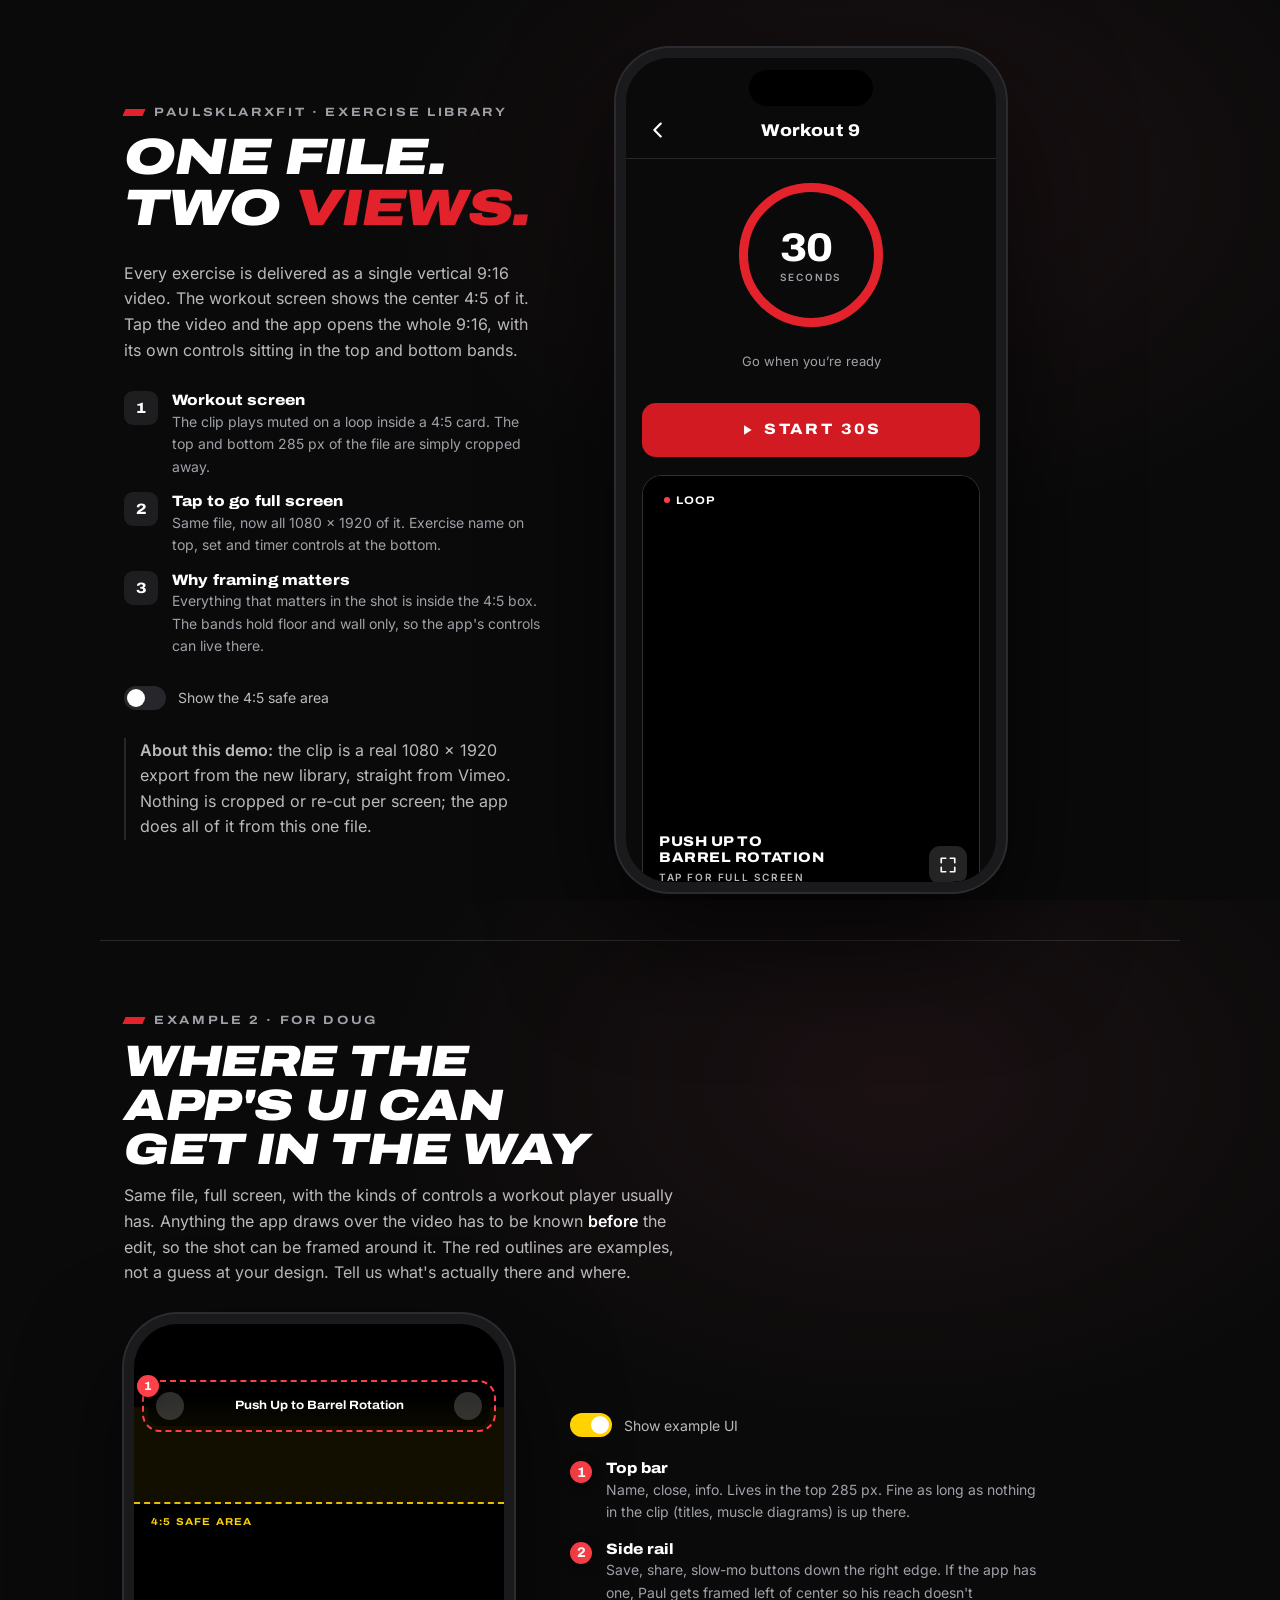
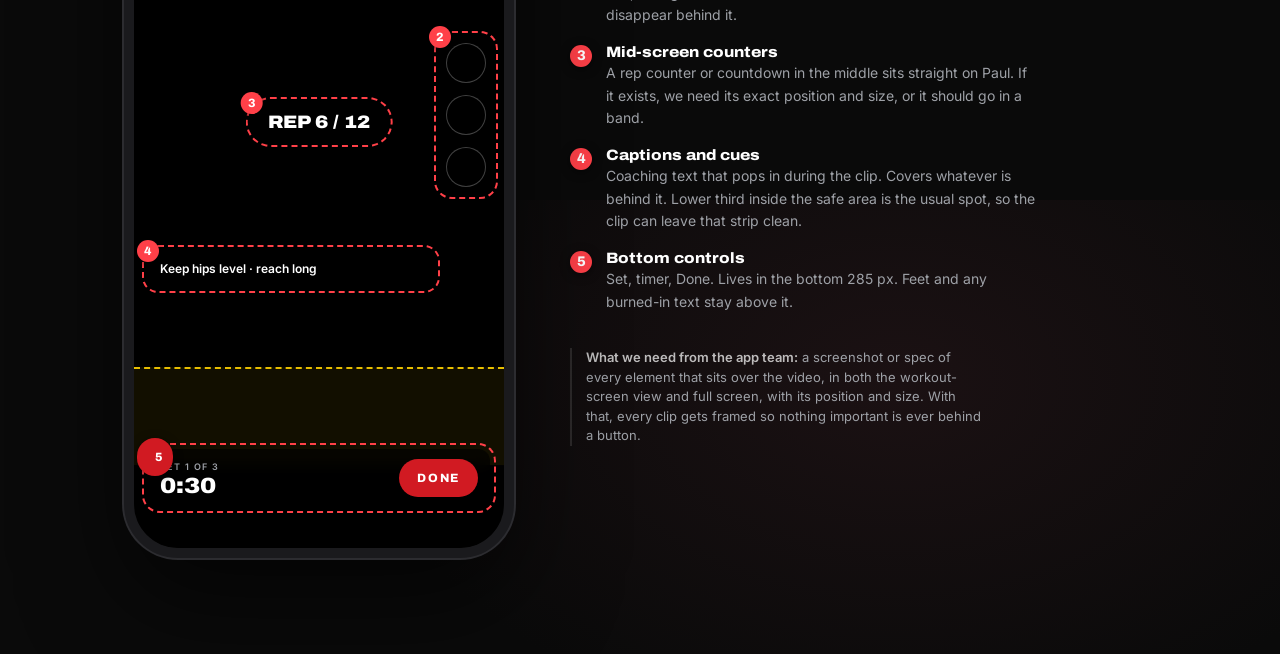
<file: app-demo/index.html>
<!doctype html>
<html lang="en">
<head>
<meta charset="utf-8">
<meta name="viewport" content="width=device-width, initial-scale=1, viewport-fit=cover">
<meta name="robots" content="noindex">
<title>PSXF Exercise Player · 4:5 preview → 9:16 full screen</title>
<meta name="theme-color" content="#0A0A0A">
<link rel="icon" href="../favicon.svg">
<style>
/* PSXF app-screen mockup. One Vimeo file. The workout screen shows the center 4:5 of a 9:16 stage; tapping opens the full 9:16 with the app's controls over the top and bottom bands. Dark, brand red, Archivo display + Inter body (fonts shipped in ../assets/fonts). */
@font-face { font-family:"Archivo"; font-style:normal; font-display:swap; font-weight:100 900; font-stretch:62% 125%; src:url(../assets/fonts/archivo-latin-wdth-normal.woff2) format("woff2"); }
@font-face { font-family:"Archivo"; font-style:italic; font-display:swap; font-weight:100 900; font-stretch:62% 125%; src:url(../assets/fonts/archivo-latin-wdth-italic.woff2) format("woff2"); }
@font-face { font-family:"Inter"; font-style:normal; font-display:swap; font-weight:100 900; src:url(../assets/fonts/inter-latin-wght-normal.woff2) format("woff2"); }

:root{
  --black:#0A0A0A; --black-2:#141416; --black-3:#1E1E21; --black-4:#27272B;
  --white:#fff; --fg-2:rgba(255,255,255,.72); --mute:#9EA1A7; --line:rgba(255,255,255,.12);
  --red:#E3222B; --red-fill:#D11A22; --red-text:#FF4048;
  --amber:#FFD200; --cyan:#3FD6F2;
  --display:"Archivo","Arial Black",Arial,sans-serif; --body:"Inter",-apple-system,"Segoe UI",Arial,sans-serif;
  --ease:cubic-bezier(.22,1,.36,1);
  --band:14.84%; /* 285 / 1920 */
}
*,*::before,*::after{box-sizing:border-box}
html,body{height:100%}
body{margin:0;background:var(--black);color:var(--white);font:400 15px/1.5 var(--body);-webkit-font-smoothing:antialiased}
button{font:inherit;color:inherit;background:none;border:0;padding:0;cursor:pointer}
:focus-visible{outline:3px solid var(--red-text);outline-offset:3px}
svg{display:block}

/* ---------- page shell (desktop shows a phone; small screens become the phone) ---------- */
.shell{min-height:100%;display:grid;grid-template-columns:1fr;align-items:center;justify-items:center}
.phone{position:relative;width:100%;height:100dvh;background:var(--black);overflow:hidden}
.screen{position:absolute;inset:0;display:flex;flex-direction:column;overflow:hidden;background:var(--black)}
.side{display:none}
@media (min-width:860px){
  body{background:radial-gradient(900px 600px at 70% 20%,#1b1113 0%,var(--black) 60%)}
  .shell{grid-template-columns:minmax(0,420px) 390px;gap:72px;padding:48px 24px;min-height:100dvh;max-width:1080px;margin:0 auto}
  .phone{width:390px;height:844px;border-radius:54px;border:10px solid #1a1a1d;box-shadow:0 0 0 2px #2c2c30,0 50px 120px rgba(0,0,0,.7),inset 0 0 0 1px rgba(255,255,255,.04)}
  .phone::before{content:"";position:absolute;z-index:40;top:12px;left:50%;transform:translateX(-50%);width:124px;height:36px;border-radius:20px;background:#000}
  .screen{border-radius:44px}
  .side{display:grid;gap:28px;order:-1;align-content:center}
}

/* ---------- side explainer (desktop) ---------- */
.eyebrow{display:inline-flex;align-items:center;gap:10px;font:700 12px/1.2 var(--display);font-stretch:118%;letter-spacing:.22em;text-transform:uppercase;color:var(--mute)}
.eyebrow::before{content:"";width:20px;height:7px;background:var(--red);transform:skewX(-24deg)}
.side h1{margin:10px 0 0;font:900 italic clamp(34px,4vw,52px)/.98 var(--display);font-stretch:125%;text-transform:uppercase;letter-spacing:-.01em;text-wrap:balance}
.side h1 b{color:var(--red);font-weight:900}
.side p{margin:0;max-width:52ch;color:var(--fg-2);font-size:16px;line-height:1.6}
.steps{display:grid;gap:14px;margin:0;padding:0;list-style:none;max-width:52ch}
.steps li{display:grid;grid-template-columns:34px 1fr;gap:14px;align-items:start}
.steps .n{font:800 15px/34px var(--display);font-stretch:112%;text-align:center;height:34px;border-radius:9px;background:var(--black-3);color:var(--white)}
.steps b{display:block;font:800 15px/1.3 var(--display);font-stretch:112%;letter-spacing:.01em}
.steps span{color:var(--mute);font-size:14px;line-height:1.5}
.sw{display:flex;align-items:center;gap:12px;font-size:14px;color:var(--fg-2);user-select:none}
.sw input{appearance:none;width:42px;height:24px;border-radius:999px;background:var(--black-4);position:relative;cursor:pointer;transition:background .2s;margin:0}
.sw input::after{content:"";position:absolute;top:3px;left:3px;width:18px;height:18px;border-radius:50%;background:var(--white);transition:transform .2s var(--ease)}
.sw input:checked{background:var(--amber)} .sw input:checked::after{transform:translateX(18px)}
.fine{font-size:13px;color:var(--mute);max-width:52ch;border-left:2px solid var(--line);padding-left:14px}
.fine b{color:var(--fg-2);font-weight:600}

/* ---------- app: status + nav ---------- */
.status{height:max(44px,env(safe-area-inset-top,0px) + 12px);flex:none}
@media (min-width:860px){.status{height:54px}}
.nav{flex:none;display:grid;grid-template-columns:44px 1fr 44px;align-items:center;padding:0 10px 10px;border-bottom:1px solid var(--line)}
.nav h2{margin:0;text-align:center;font:800 17px/1 var(--display);font-stretch:112%;letter-spacing:.02em}
.nav button{width:44px;height:36px;display:grid;place-items:center;border-radius:10px;color:var(--white)}
.nav button:active{background:var(--black-3)}
.scroll{flex:1;min-height:0;overflow-y:auto;overscroll-behavior:contain;-webkit-overflow-scrolling:touch;padding:18px 16px calc(24px + env(safe-area-inset-bottom,0px));display:flex;flex-direction:column;gap:18px;scrollbar-width:none}
.scroll > *{flex:none}
.card .win{height:auto}
.scroll::-webkit-scrollbar{display:none}

/* ---------- timer ---------- */
.timer{display:grid;justify-items:center;gap:10px;padding-top:4px}
.ring{position:relative;width:148px;height:148px}
.ring svg{width:100%;height:100%;transform:rotate(-90deg)}
.ring .tr{fill:none;stroke:var(--black-3);stroke-width:9}
.ring .pr{fill:none;stroke:var(--red);stroke-width:9;stroke-linecap:round;stroke-dasharray:424.1;stroke-dashoffset:0;transition:stroke-dashoffset 1s linear}
.ring .t{position:absolute;inset:0;display:grid;place-items:center;font:800 40px/1 var(--display);font-stretch:108%;font-variant-numeric:tabular-nums;letter-spacing:-.02em}
.ring .t small{display:block;margin-top:4px;text-align:center;font:600 10px/1 var(--body);letter-spacing:.18em;text-transform:uppercase;color:var(--mute)}
.hint{color:var(--mute);font-size:13px}
.cta{width:100%;height:54px;border-radius:14px;background:var(--red-fill);color:var(--white);font:800 15px/1 var(--display);font-stretch:112%;letter-spacing:.16em;text-transform:uppercase;display:flex;align-items:center;justify-content:center;gap:10px;transition:transform .15s var(--ease),background .2s}
.cta:active{transform:scale(.985)} .cta.ghost{background:var(--black-3);color:var(--white)}
.cta[disabled]{background:var(--black-3);color:var(--mute);cursor:default}

/* ---------- exercise card with 4:5 window ---------- */
.card{border-radius:20px;overflow:hidden;background:var(--black-2);border:1px solid var(--line)}
.win{position:relative;aspect-ratio:4/5;overflow:hidden;background:#000;cursor:pointer}
/* the 9:16 stage, centered, cropped by the 4:5 window */
.stage{position:absolute;left:0;width:100%;aspect-ratio:9/16;top:50%;transform:translateY(-50%);background:#000;overflow:hidden}
.stage.vertical iframe{position:absolute;inset:0;width:100%;height:100%}
.stage.landscape iframe{position:absolute;left:0;width:100%;aspect-ratio:16/9;top:50%;transform:translateY(-50%)}
.stage iframe{border:0;pointer-events:none}
.stage .poster{position:absolute;inset:0;background:#000 center/cover no-repeat;transition:opacity .5s}
.stage.vertical .poster{background-size:cover}
.stage.landscape .poster{background-size:contain}
.stage.live .poster{opacity:0}
.win .tap{position:absolute;inset:0;z-index:3}
.win .grad{position:absolute;inset:auto 0 0;height:46%;background:linear-gradient(rgba(0,0,0,0),rgba(0,0,0,.78));pointer-events:none;z-index:2}
.win .name{position:absolute;left:16px;right:60px;bottom:14px;z-index:3;pointer-events:none}
.win .name b{display:block;font:800 14px/1.15 var(--display);font-stretch:112%;text-transform:uppercase;letter-spacing:.04em;text-wrap:balance}
.win .name span{display:block;margin-top:5px;font:600 10px/1 var(--body);letter-spacing:.16em;text-transform:uppercase;color:var(--fg-2)}
.win .expand{position:absolute;right:12px;bottom:12px;z-index:3;width:38px;height:38px;border-radius:11px;background:rgba(255,255,255,.14);backdrop-filter:blur(10px);display:grid;place-items:center;pointer-events:none}
.win .chip{position:absolute;left:12px;top:12px;z-index:3;font:700 11px/1 var(--display);font-stretch:112%;letter-spacing:.1em;padding:7px 9px;border-radius:8px;background:rgba(0,0,0,.55);backdrop-filter:blur(8px);display:flex;align-items:center;gap:6px;pointer-events:none}
.win .chip i{width:6px;height:6px;border-radius:50%;background:var(--red-text)}
.meta{display:flex;align-items:center;justify-content:space-between;gap:12px;padding:12px 16px 14px}
.tags{display:flex;gap:6px;flex-wrap:wrap}
.tags span{font:600 11px/1 var(--body);letter-spacing:.06em;text-transform:uppercase;color:var(--fg-2);padding:6px 9px;border-radius:999px;border:1px solid var(--line)}
.meta b{font:800 14px/1 var(--display);font-stretch:112%;white-space:nowrap;font-variant-numeric:tabular-nums}
.upnext{display:flex;align-items:center;gap:12px;padding:12px 14px;border-radius:16px;background:var(--black-2);border:1px solid var(--line);color:var(--mute);font-size:13px}
.upnext i{width:44px;height:55px;border-radius:9px;background:var(--black-3);flex:none}
.upnext b{display:block;color:var(--white);font:800 14px/1.2 var(--display);font-stretch:112%}

/* ---------- full-screen 9:16 ---------- */
.full{position:absolute;inset:0;z-index:30;background:#000;display:flex;align-items:center;justify-content:center;opacity:0;visibility:hidden;transition:opacity .3s var(--ease),visibility 0s .3s}
.full.open{opacity:1;visibility:visible;transition:opacity .3s var(--ease)}
.full .fit{position:absolute;inset:0;background:#000;overflow:hidden}
/* the 9:16 stage is centered on the screen; the app's controls hug the screen edges */
.full .stage,.full .guide{position:absolute;left:0;width:100%;aspect-ratio:9/16;top:50%;transform:translateY(-50%)}
.ui{position:absolute;left:0;right:0;z-index:5;pointer-events:none}
.ui > *{pointer-events:auto}
.ui.top{top:0;height:var(--band);background:linear-gradient(rgba(0,0,0,.8),rgba(0,0,0,0));padding:max(14px,env(safe-area-inset-top,0px)) 14px 0;display:grid;grid-template-columns:40px 1fr 40px;align-items:center}
@media (min-width:860px){.ui.top{padding-top:46px}}
.ui.top button{width:40px;height:40px;border-radius:12px;background:rgba(255,255,255,.12);backdrop-filter:blur(10px);display:grid;place-items:center}
.ui.top .ttl{text-align:center;font:800 15px/1.15 var(--display);font-stretch:112%;letter-spacing:.02em;text-wrap:balance;padding:0 6px}
.ui.top .ttl small{display:block;margin-top:3px;font:600 10px/1 var(--body);letter-spacing:.16em;text-transform:uppercase;color:var(--fg-2)}
.ui.bot{bottom:0;height:var(--band);background:linear-gradient(rgba(0,0,0,0),rgba(0,0,0,.88) 50%);padding:0 16px calc(14px + env(safe-area-inset-bottom,0px));display:grid;grid-template-columns:1fr auto;align-items:end;gap:12px}
.ui.bot .set small{display:block;font:600 10px/1 var(--body);letter-spacing:.18em;text-transform:uppercase;color:var(--mute);margin-bottom:5px}
.ui.bot .set b{display:block;font:900 26px/1 var(--display);font-stretch:112%;letter-spacing:-.01em;font-variant-numeric:tabular-nums}
.ui.bot .done{height:46px;padding:0 22px;border-radius:999px;background:var(--red-fill);color:var(--white);font:800 13px/1 var(--display);font-stretch:112%;letter-spacing:.16em;text-transform:uppercase}

/* ---------- safe-area guide (toggle) ---------- */
.guide{position:absolute;inset:0;z-index:4;pointer-events:none;opacity:0;transition:opacity .25s}
.guides .guide{opacity:1}
.guide .band{position:absolute;left:0;right:0;background:rgba(255,210,0,.10);border:0 dashed rgba(255,210,0,.9)}
.guide .band.t{top:0;height:var(--band);border-bottom-width:2px}
.guide .band.b{bottom:0;height:var(--band);border-top-width:2px}
.guide .lab{position:absolute;left:10px;font:700 10px/1 var(--display);font-stretch:112%;letter-spacing:.12em;text-transform:uppercase;color:var(--amber);background:rgba(0,0,0,.6);padding:5px 7px;border-radius:6px}
.guide .lab.t{top:calc(var(--band) + 8px)} .guide .lab.b{bottom:calc(var(--band) + 8px)}
.guide .lab.bt{top:8px;color:#fff;opacity:.85} .guide .lab.bb{bottom:8px;color:#fff;opacity:.85}
.win .guide .band{display:none} /* inside the 4:5 window the bands are already cropped away */
.win .guide .lab.bt,.win .guide .lab.bb{display:none}
.win .guide::after{content:"";position:absolute;inset:0;border:2px dashed rgba(255,210,0,.9)}
.win .guide .lab.t{top:8px;left:auto;right:10px}
.win .guide .lab.b{display:none}

/* minimal full-screen chrome: one small close button, tap anywhere else to close */
.xbtn{position:absolute;z-index:6;top:max(14px,env(safe-area-inset-top,0px));left:14px;width:34px;height:34px;border-radius:50%;background:rgba(0,0,0,.45);backdrop-filter:blur(8px);display:grid;place-items:center;opacity:.85}
@media (min-width:860px){.xbtn{top:50px}}
.tapclose{position:absolute;inset:0;z-index:4}

/* ---------- example 2: UI concerns ---------- */
.concern{max-width:1080px;margin:0 auto;padding:40px 16px calc(56px + env(safe-area-inset-bottom,0px));border-top:1px solid var(--line)}
@media (min-width:860px){.concern{padding:72px 24px 96px}}
.c-head{display:grid;gap:12px;max-width:62ch;margin-bottom:28px}
.c-head h2{margin:0;font:900 italic clamp(28px,3.6vw,44px)/1 var(--display);font-stretch:125%;text-transform:uppercase;letter-spacing:-.01em;text-wrap:balance}
.c-head p{margin:0;color:var(--fg-2);font-size:16px;line-height:1.6}
.c-head p b{color:var(--white);font-weight:600}
.c-row{display:grid;gap:28px;align-items:start;justify-items:center}
@media (min-width:860px){.c-row{grid-template-columns:390px minmax(0,1fr);gap:56px;justify-items:start;align-items:center}}
.phone.two{width:min(390px,100%);height:auto;aspect-ratio:390/844;border-radius:54px;border:10px solid #1a1a1d;box-shadow:0 0 0 2px #2c2c30,0 40px 100px rgba(0,0,0,.6)}
.phone.two::before{content:"";position:absolute;z-index:40;top:12px;left:50%;transform:translateX(-50%);width:32%;height:36px;border-radius:20px;background:#000}
.phone.two .screen{border-radius:44px}
.phone.two .fit{position:absolute;inset:0;background:#000;overflow:hidden}
.phone.two .stage,.phone.two .guide{position:absolute;left:0;width:100%;aspect-ratio:9/16;top:50%;transform:translateY(-50%)}
.phone.two .guide.on{opacity:1}
.phone.two .guide .band{background:rgba(255,210,0,.07)}
.hzui{position:absolute;inset:0;z-index:5;transition:opacity .25s}
.hz-off .hzui{opacity:0}
.hz{position:absolute}
.hz .mock{outline:2px dashed var(--red-text);outline-offset:4px;border-radius:12px}
.hn{display:grid;place-items:center;width:22px;height:22px;border-radius:50%;background:var(--red-text);color:#fff;font:800 12px/1 var(--display);box-shadow:0 2px 10px rgba(0,0,0,.5)}
.hz .hn{position:absolute;top:-11px;left:-11px;z-index:2}
.hz.h1{top:7.5%;left:14px;right:14px}
.hz.h1 .mock.top{height:40px;background:rgba(0,0,0,.5);backdrop-filter:blur(8px);display:grid;grid-template-columns:28px 1fr 28px;align-items:center;gap:8px;padding:0 8px;font:800 12px/1.1 var(--display);font-stretch:112%;text-align:center}
.hz.h1 .dot{width:28px;height:28px;border-radius:50%;background:rgba(255,255,255,.18)}
.hz.h2{top:38%;right:12px}
.hz.h2 .mock.rail{display:grid;gap:12px;padding:6px}
.hz.h2 .mock.rail i{width:40px;height:40px;border-radius:50%;background:rgba(0,0,0,.5);backdrop-filter:blur(8px);border:1px solid rgba(255,255,255,.25)}
.hz.h3{top:46%;left:50%;transform:translateX(-50%)}
.hz.h3 .mock.mid{padding:10px 16px;border-radius:999px;background:rgba(0,0,0,.6);font:900 18px/1 var(--display);font-stretch:112%;letter-spacing:.02em;white-space:nowrap;font-variant-numeric:tabular-nums}
.hz.h4{top:64%;left:14px;right:70px}
.hz.h4 .mock.cap{padding:10px 12px;border-radius:10px;background:rgba(0,0,0,.6);font:600 12px/1.3 var(--body)}
.hz.h5{bottom:5%;left:14px;right:14px}
.hz.h5 .mock.bot{display:flex;align-items:flex-end;justify-content:space-between;gap:12px;padding:10px 12px;background:rgba(0,0,0,.6);backdrop-filter:blur(8px)}
.hz.h5 small{display:block;font:600 9px/1 var(--body);letter-spacing:.16em;text-transform:uppercase;color:var(--mute);margin-bottom:4px}
.hz.h5 b{display:block;font:900 22px/1 var(--display);font-stretch:112%;font-variant-numeric:tabular-nums}
.hz.h5 span{height:38px;padding:0 18px;border-radius:999px;background:var(--red-fill);display:grid;place-items:center;font:800 12px/1 var(--display);letter-spacing:.14em;text-transform:uppercase}
.c-list{display:grid;gap:22px;max-width:52ch}
.hzl{margin:0;padding:0;list-style:none;display:grid;gap:16px}
.hzl li{display:grid;grid-template-columns:22px 1fr;gap:14px;align-items:start}
.hzl .hn{margin-top:2px}
.hzl b{display:block;font:800 15px/1.3 var(--display);font-stretch:112%}
.hzl span{color:var(--mute);font-size:14px;line-height:1.5}
.hzl li > span.hn{color:#fff}

/* mobile-only guide toggle in the nav (desktop uses the side switch) */
.nav .gbtn{font:700 10px/1 var(--display);letter-spacing:.1em;color:var(--mute);width:44px}
.guides .nav .gbtn{color:var(--amber)}
@media (min-width:860px){.nav .gbtn{display:none}}
@media (prefers-reduced-motion:reduce){*{transition:none!important}}
</style>
</head>
<body>
<div class="shell" id="root">

  <aside class="side">
    <div>
      <span class="eyebrow">PaulSklarXFit · exercise library</span>
      <h1>One file.<br>Two <b>views.</b></h1>
    </div>
    <p>Every exercise is delivered as a single vertical 9:16 video. The workout screen shows the center 4:5 of it. Tap the video and the app opens the whole 9:16, with its own controls sitting in the top and bottom bands.</p>
    <ol class="steps">
      <li><span class="n">1</span><div><b>Workout screen</b><span>The clip plays muted on a loop inside a 4:5 card. The top and bottom 285 px of the file are simply cropped away.</span></div></li>
      <li><span class="n">2</span><div><b>Tap to go full screen</b><span>Same file, now all 1080 × 1920 of it. Exercise name on top, set and timer controls at the bottom.</span></div></li>
      <li><span class="n">3</span><div><b>Why framing matters</b><span>Everything that matters in the shot is inside the 4:5 box. The bands hold floor and wall only, so the app's controls can live there.</span></div></li>
    </ol>
    <label class="sw"><input type="checkbox" id="gsw"> Show the 4:5 safe area</label>
    <p class="fine"><b>About this demo:</b> the clip is a real 1080 × 1920 export from the new library, straight from Vimeo. Nothing is cropped or re-cut per screen; the app does all of it from this one file.</p>
  </aside>

  <div class="phone">
    <div class="screen">
      <div class="status"></div>
      <div class="nav">
        <button type="button" aria-label="Back"><svg width="22" height="22" viewBox="0 0 24 24" fill="none" stroke="currentColor" stroke-width="2.4" stroke-linecap="round" stroke-linejoin="round"><path d="M15 5l-7 7 7 7"/></svg></button>
        <h2>Workout 9</h2>
        <button type="button" class="gbtn" id="gbtn" aria-pressed="false" title="Show 4:5 safe area">4:5</button>
      </div>

      <div class="scroll">
        <div class="timer">
          <div class="ring">
            <svg viewBox="0 0 148 148"><circle class="tr" cx="74" cy="74" r="67.5"/><circle class="pr" id="pr" cx="74" cy="74" r="67.5"/></svg>
            <div class="t"><div><span id="tt">30</span><small>seconds</small></div></div>
          </div>
          <p class="hint" id="hint">Go when you’re ready</p>
        </div>
        <button type="button" class="cta" id="start"><svg width="14" height="14" viewBox="0 0 24 24" fill="currentColor"><path d="M7 4l13 8-13 8z"/></svg><span>Start 30s</span></button>

        <div class="card">
          <div class="win" id="win">
            <div class="stage landscape" id="pv">
              <div class="poster" id="pvPoster"></div>
            </div>
            <div class="guide"><span class="lab t">4:5 · workout screen</span></div>
            <div class="grad"></div>
            <div class="chip"><i></i>LOOP</div>
            <div class="name"><b id="exName">Push Up to Barrel Rotation</b><span>Tap for full screen</span></div>
            <div class="expand"><svg width="18" height="18" viewBox="0 0 24 24" fill="none" stroke="#fff" stroke-width="2.2" stroke-linecap="round" stroke-linejoin="round"><path d="M9 3H3v6M15 3h6v6M9 21H3v-6M15 21h6v-6"/></svg></div>
            <button type="button" class="tap" id="open" aria-label="Open full screen"></button>
          </div>
          <div class="meta"><div class="tags"><span>Core</span><span>Shoulders</span><span>Chest</span></div><b>3 × 30s</b></div>
        </div>

        <button type="button" class="cta ghost" disabled>Next exercise</button>
        <div class="upnext"><i></i><div><b>Banded Dynamic Shoulder Abduction</b>Up next · 3 × 12</div></div>
      </div>

      <!-- full screen 9:16 -->
      <div class="full" id="full" aria-hidden="true">
        <div class="fit">
          <div class="stage landscape" id="fs"><div class="poster" id="fsPoster"></div></div>
          <div class="guide">
            <div class="band t"></div><div class="band b"></div>
            <span class="lab bt">285 px band · hidden on the workout screen</span>
            <span class="lab t">4:5 safe area · all movement + text</span>
            <span class="lab bb">285 px band · hidden on the workout screen</span>
          </div>
          <button type="button" class="xbtn" id="close" aria-label="Close"><svg width="16" height="16" viewBox="0 0 24 24" fill="none" stroke="#fff" stroke-width="2.4" stroke-linecap="round"><path d="M6 6l12 12M18 6L6 18"/></svg></button>
          <button type="button" class="tapclose" id="done" aria-label="Close full screen"></button>
        </div>
      </div>
    </div>
  </div>
</div>

<!-- ===================== second example: where UI can get in the way ===================== -->
<section class="concern" id="concern">
  <div class="c-head">
    <span class="eyebrow">Example 2 · for Doug</span>
    <h2>Where the app's UI can get in the way</h2>
    <p>Same file, full screen, with the kinds of controls a workout player usually has. Anything the app draws over the video has to be known <b>before</b> the edit, so the shot can be framed around it. The red outlines are examples, not a guess at your design. Tell us what's actually there and where.</p>
  </div>
  <div class="c-row">
    <div class="phone two">
      <div class="screen">
        <div class="fit">
          <div class="stage vertical" id="ex"><div class="poster" id="exPoster"></div></div>
          <div class="guide on">
            <div class="band t"></div><div class="band b"></div>
            <span class="lab t">4:5 safe area</span>
          </div>
          <div class="hzui" id="hzui">
            <div class="hz h1"><span class="hn">1</span><div class="mock top"><i class="dot"></i><b>Push Up to Barrel Rotation</b><i class="dot"></i></div></div>
            <div class="hz h2"><span class="hn">2</span><div class="mock rail"><i></i><i></i><i></i></div></div>
            <div class="hz h3"><span class="hn">3</span><div class="mock mid">REP 6 / 12</div></div>
            <div class="hz h4"><span class="hn">4</span><div class="mock cap">Keep hips level · reach long</div></div>
            <div class="hz h5"><span class="hn">5</span><div class="mock bot"><div><small>Set 1 of 3</small><b>0:30</b></div><span>Done</span></div></div>
          </div>
        </div>
      </div>
    </div>
    <div class="c-list">
      <label class="sw"><input type="checkbox" id="hzsw" checked> Show example UI</label>
      <ol class="hzl">
        <li><span class="hn">1</span><div><b>Top bar</b><span>Name, close, info. Lives in the top 285 px. Fine as long as nothing in the clip (titles, muscle diagrams) is up there.</span></div></li>
        <li><span class="hn">2</span><div><b>Side rail</b><span>Save, share, slow-mo buttons down the right edge. If the app has one, Paul gets framed left of center so his reach doesn't disappear behind it.</span></div></li>
        <li><span class="hn">3</span><div><b>Mid-screen counters</b><span>A rep counter or countdown in the middle sits straight on Paul. If it exists, we need its exact position and size, or it should go in a band.</span></div></li>
        <li><span class="hn">4</span><div><b>Captions and cues</b><span>Coaching text that pops in during the clip. Covers whatever is behind it. Lower third inside the safe area is the usual spot, so the clip can leave that strip clean.</span></div></li>
        <li><span class="hn">5</span><div><b>Bottom controls</b><span>Set, timer, Done. Lives in the bottom 285 px. Feet and any burned-in text stay above it.</span></div></li>
      </ol>
      <p class="fine"><b>What we need from the app team:</b> a screenshot or spec of every element that sits over the video, in both the workout-screen view and full screen, with its position and size. With that, every clip gets framed so nothing important is ever behind a button.</p>
    </div>
  </div>
</section>

<script src="https://player.vimeo.com/api/player.js"></script>
<script>
(function(){
  // ---- the one thing to change per clip ----
  var CLIP = {
    id: 1234920454,                // Vimeo video id (156_Push Up To Barrel Rotation, 1080×1920)
    hash: "fbba5d2798",            // "h" value for unlisted links, else ""
    orientation: "vertical",       // "landscape" for the old 16:9 clips
    poster: "https://i.vimeocdn.com/video/2211032927-64d6c1fc8db3e3af41621bd2643e8b47d80125d296768c43620da6704c57159a-d_1280?region=us"
  };

  var root=document.getElementById('root');
  var pv=document.getElementById('pv'), fs=document.getElementById('fs');
  [pv,fs].forEach(function(s){ s.classList.remove('landscape','vertical'); s.classList.add(CLIP.orientation); });
  document.getElementById('pvPoster').style.backgroundImage='url("'+CLIP.poster+'")';
  document.getElementById('fsPoster').style.backgroundImage='url("'+CLIP.poster+'")';

  function src(bg){
    var q='autoplay=1&loop=1&muted=1&autopause=0&playsinline=1&dnt=1&title=0&byline=0&portrait=0';
    q+= bg ? '&background=1&controls=0' : '&controls=0';
    if(CLIP.hash) q+='&h='+CLIP.hash;
    return 'https://player.vimeo.com/video/'+CLIP.id+'?'+q;
  }
  function mount(stage,bg){
    var f=document.createElement('iframe');
    f.src=src(bg); f.allow='autoplay; fullscreen; picture-in-picture'; f.title='Exercise video';
    f.setAttribute('allowfullscreen',''); stage.appendChild(f);
    var p=null;
    try{ p=new Vimeo.Player(f); p.on('play',function(){stage.classList.add('live');}); p.setVolume(0).catch(function(){}); }catch(e){}
    return p;
  }
  var pvPlayer=mount(pv,true);
  var fsPlayer=null;

  // example 2 (UI concerns): same clip, always playing muted
  var ex=document.getElementById('ex');
  if(ex){ ex.classList.remove('landscape','vertical'); ex.classList.add(CLIP.orientation);
    document.getElementById('exPoster').style.backgroundImage='url("'+CLIP.poster+'")'; mount(ex,true); }
  var hzsw=document.getElementById('hzsw');
  if(hzsw){ hzsw.addEventListener('change',function(){ document.getElementById('concern').classList.toggle('hz-off',!hzsw.checked); }); }

  // ---- full screen ----
  var full=document.getElementById('full');
  function open(){
    full.classList.add('open'); full.setAttribute('aria-hidden','false'); root.classList.add('fullopen');
    if(!fsPlayer){ fsPlayer=mount(fs,false); }
    else { fsPlayer.play().catch(function(){}); }
    if(pvPlayer){ pvPlayer.getCurrentTime().then(function(t){ if(fsPlayer) fsPlayer.setCurrentTime(t).catch(function(){}); }).catch(function(){}); }
    document.getElementById('close').focus();
  }
  function close(){
    full.classList.remove('open'); full.setAttribute('aria-hidden','true'); root.classList.remove('fullopen');
    if(fsPlayer){ fsPlayer.pause().catch(function(){}); }
    document.getElementById('open').focus();
  }
  document.getElementById('open').addEventListener('click',open);
  document.getElementById('close').addEventListener('click',close);
  document.getElementById('done').addEventListener('click',close);
  document.addEventListener('keydown',function(e){ if(e.key==='Escape' && full.classList.contains('open')) close(); });

  // ---- safe-area guide ----
  var gsw=document.getElementById('gsw'), gbtn=document.getElementById('gbtn');
  function setGuides(on){ root.classList.toggle('guides',on); gsw.checked=on; gbtn.setAttribute('aria-pressed',String(on)); }
  gsw.addEventListener('change',function(){ setGuides(gsw.checked); });
  gbtn.addEventListener('click',function(){ setGuides(!root.classList.contains('guides')); });

  // ---- 30 s timer ----
  var total=30,left=total,tick=null,running=false;
  var pr=document.getElementById('pr'),tt=document.getElementById('tt'),ft=document.getElementById('ft'),hint=document.getElementById('hint'),start=document.getElementById('start');
  var C=424.1;
  function paint(){ pr.style.strokeDashoffset=String(C*(1-left/total)); tt.textContent=left; if(ft) ft.textContent='0:'+String(left).padStart(2,'0'); }
  function stop(){ clearInterval(tick); tick=null; running=false; }
  start.addEventListener('click',function(){
    if(running){ stop(); start.querySelector('span').textContent='Resume'; hint.textContent='Paused'; return; }
    if(left===0){ left=total; }
    running=true; start.querySelector('span').textContent='Pause'; hint.textContent='Go';
    tick=setInterval(function(){
      left--; paint();
      if(left<=0){ stop(); hint.textContent='Set done. Rest 60 s'; start.querySelector('span').textContent='Start 30s'; }
    },1000);
  });
  paint();
})();
</script>
</body>
</html>
</file>
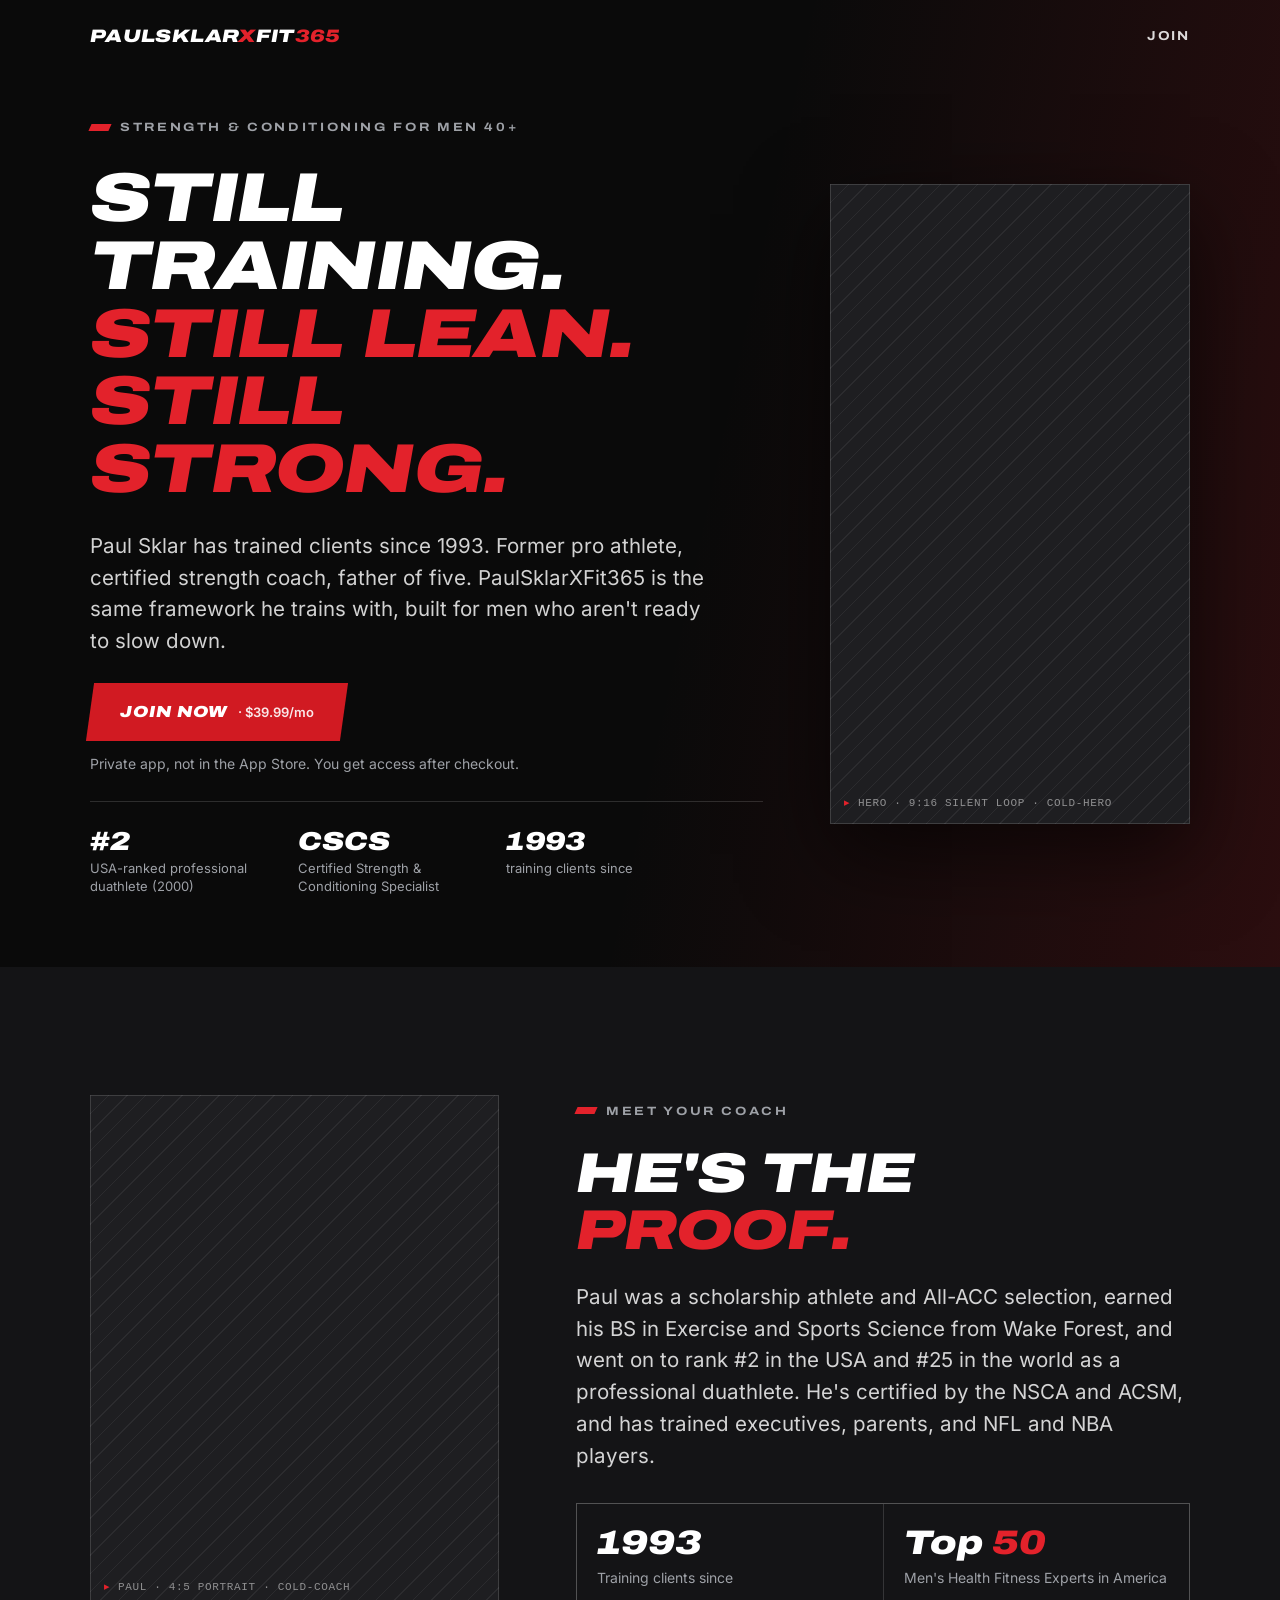
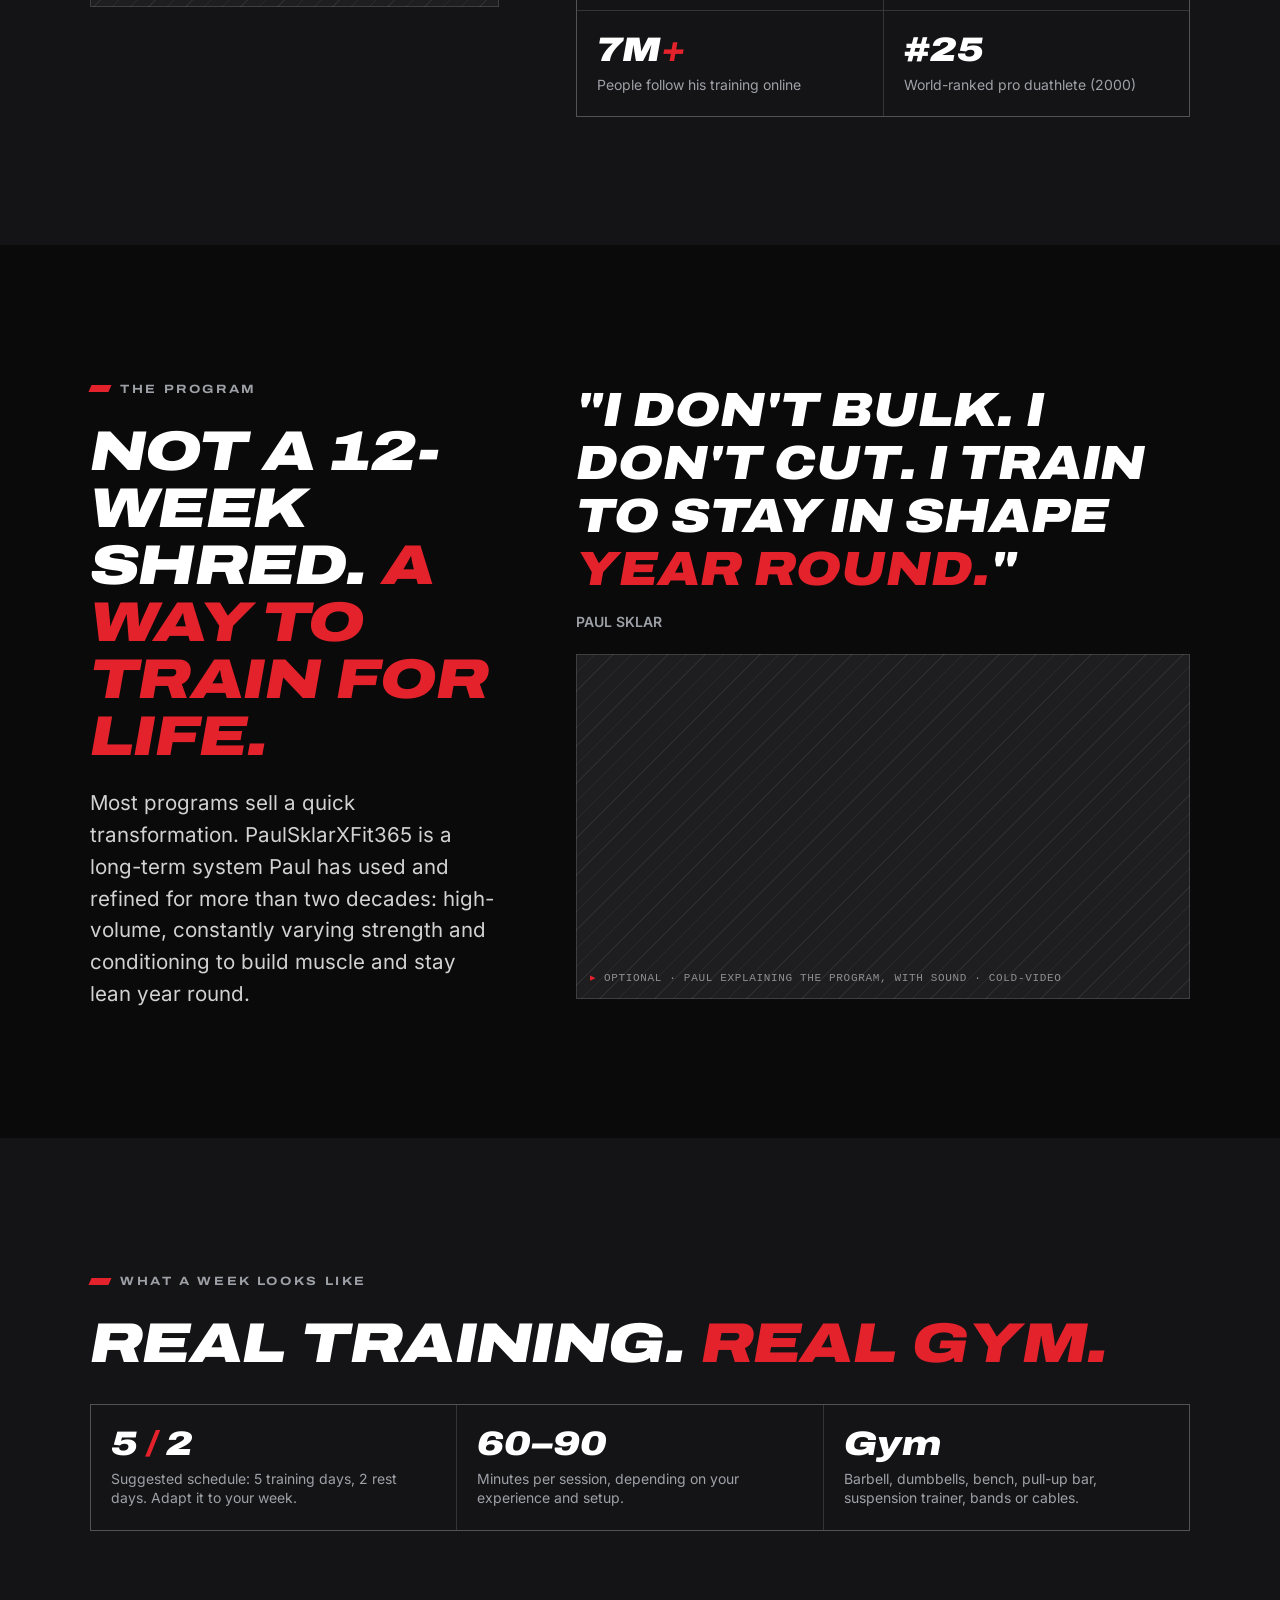
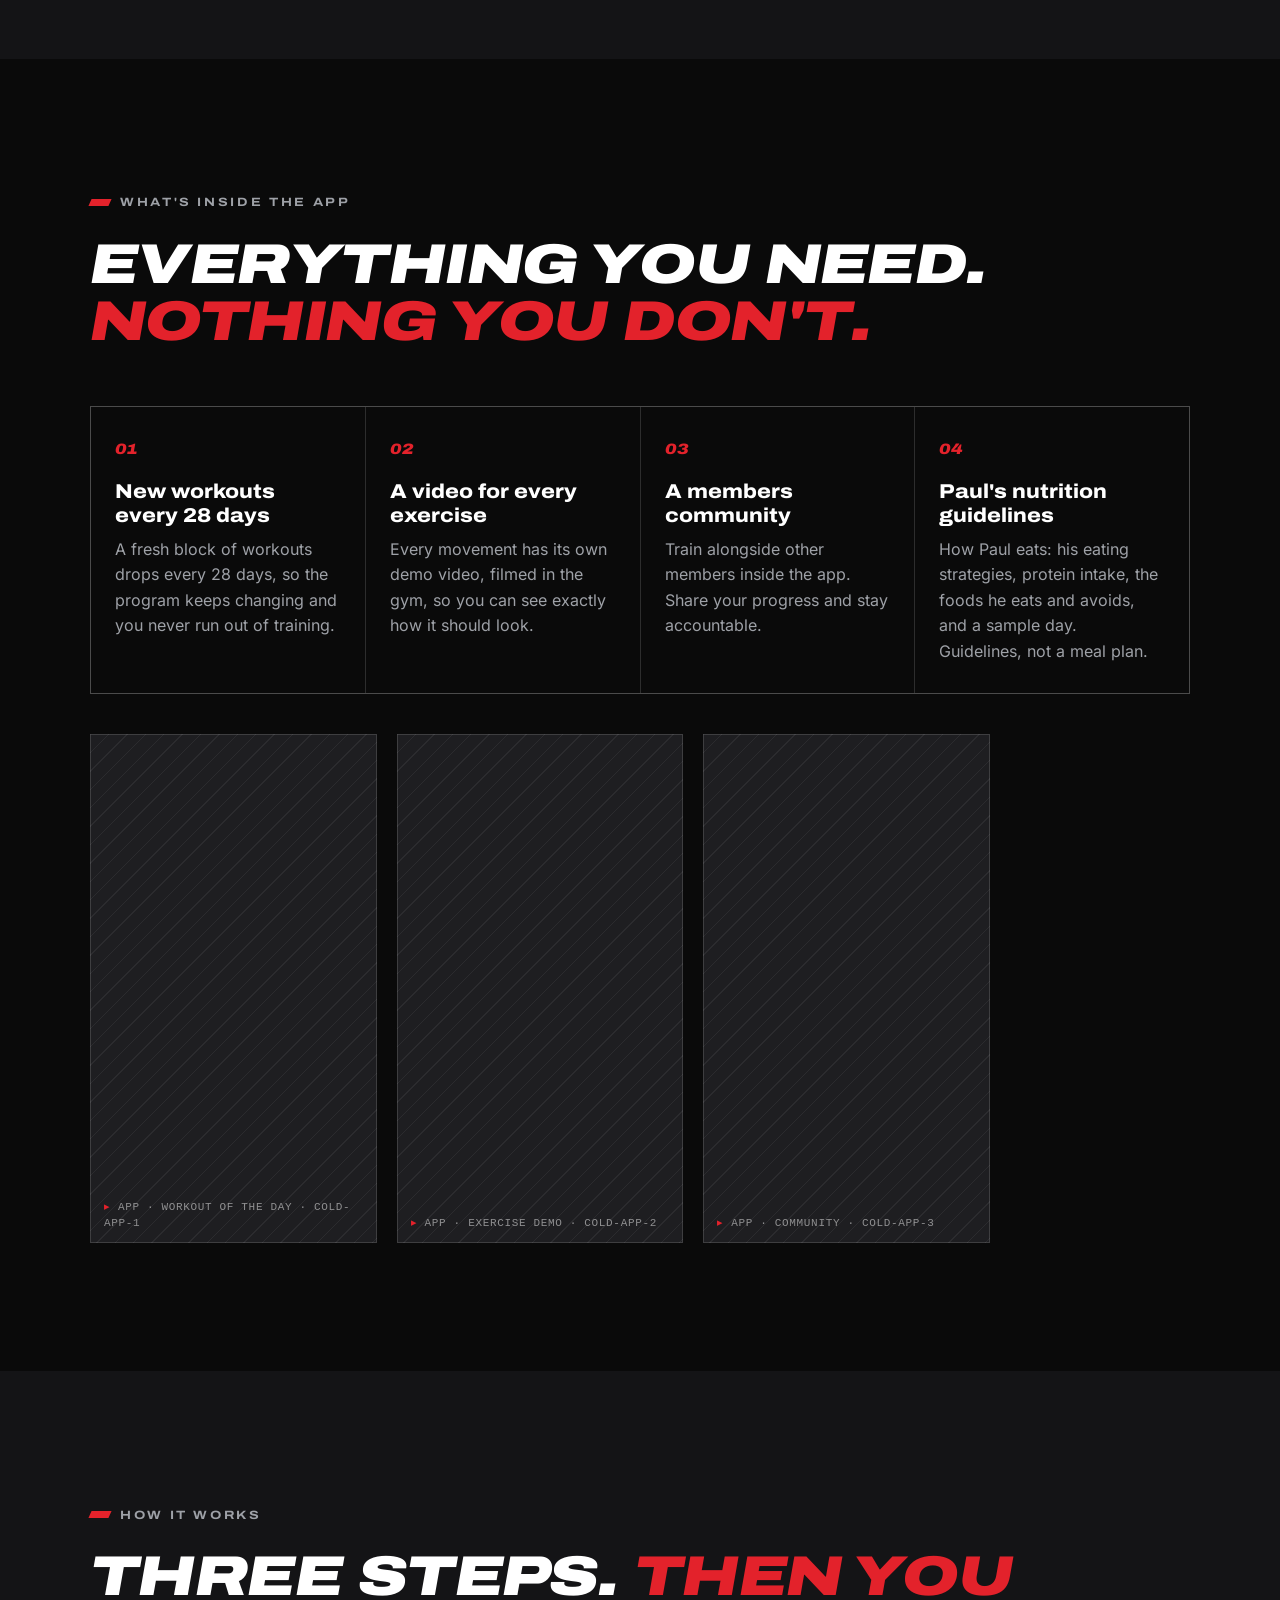
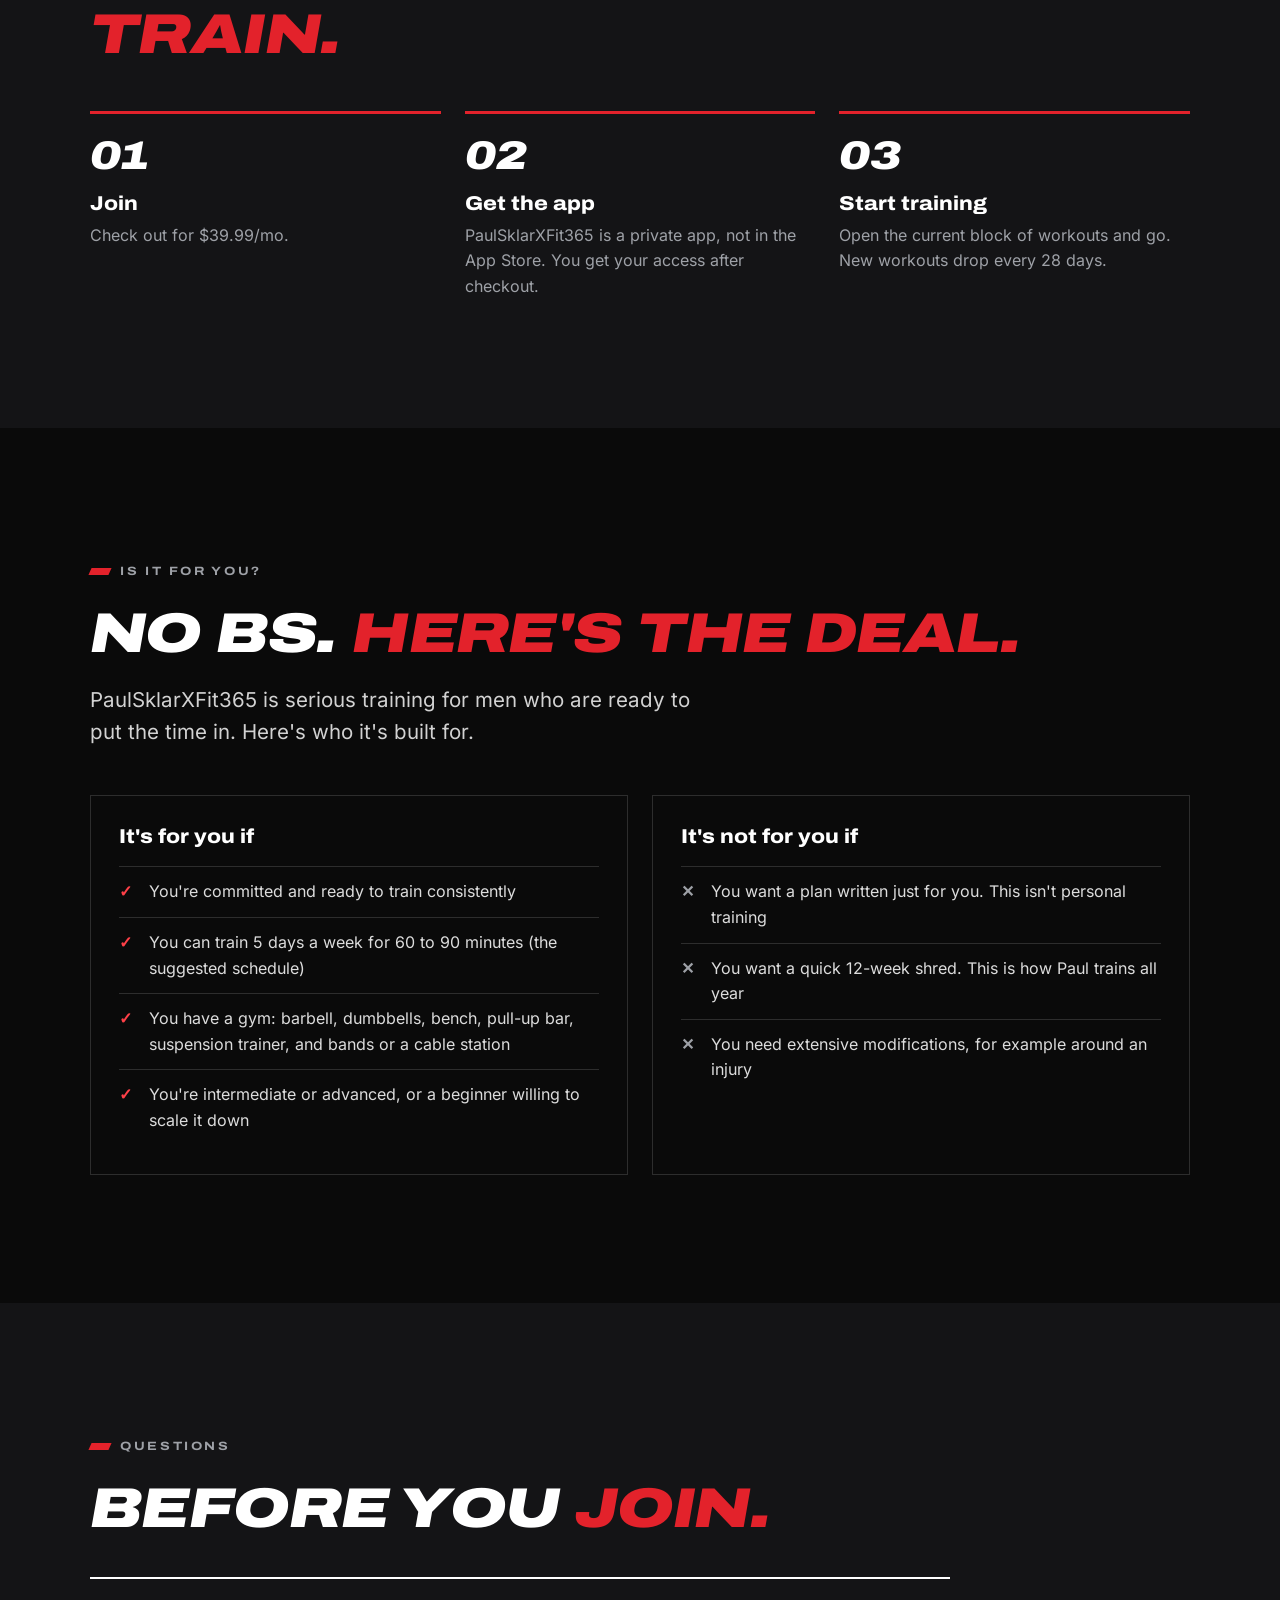
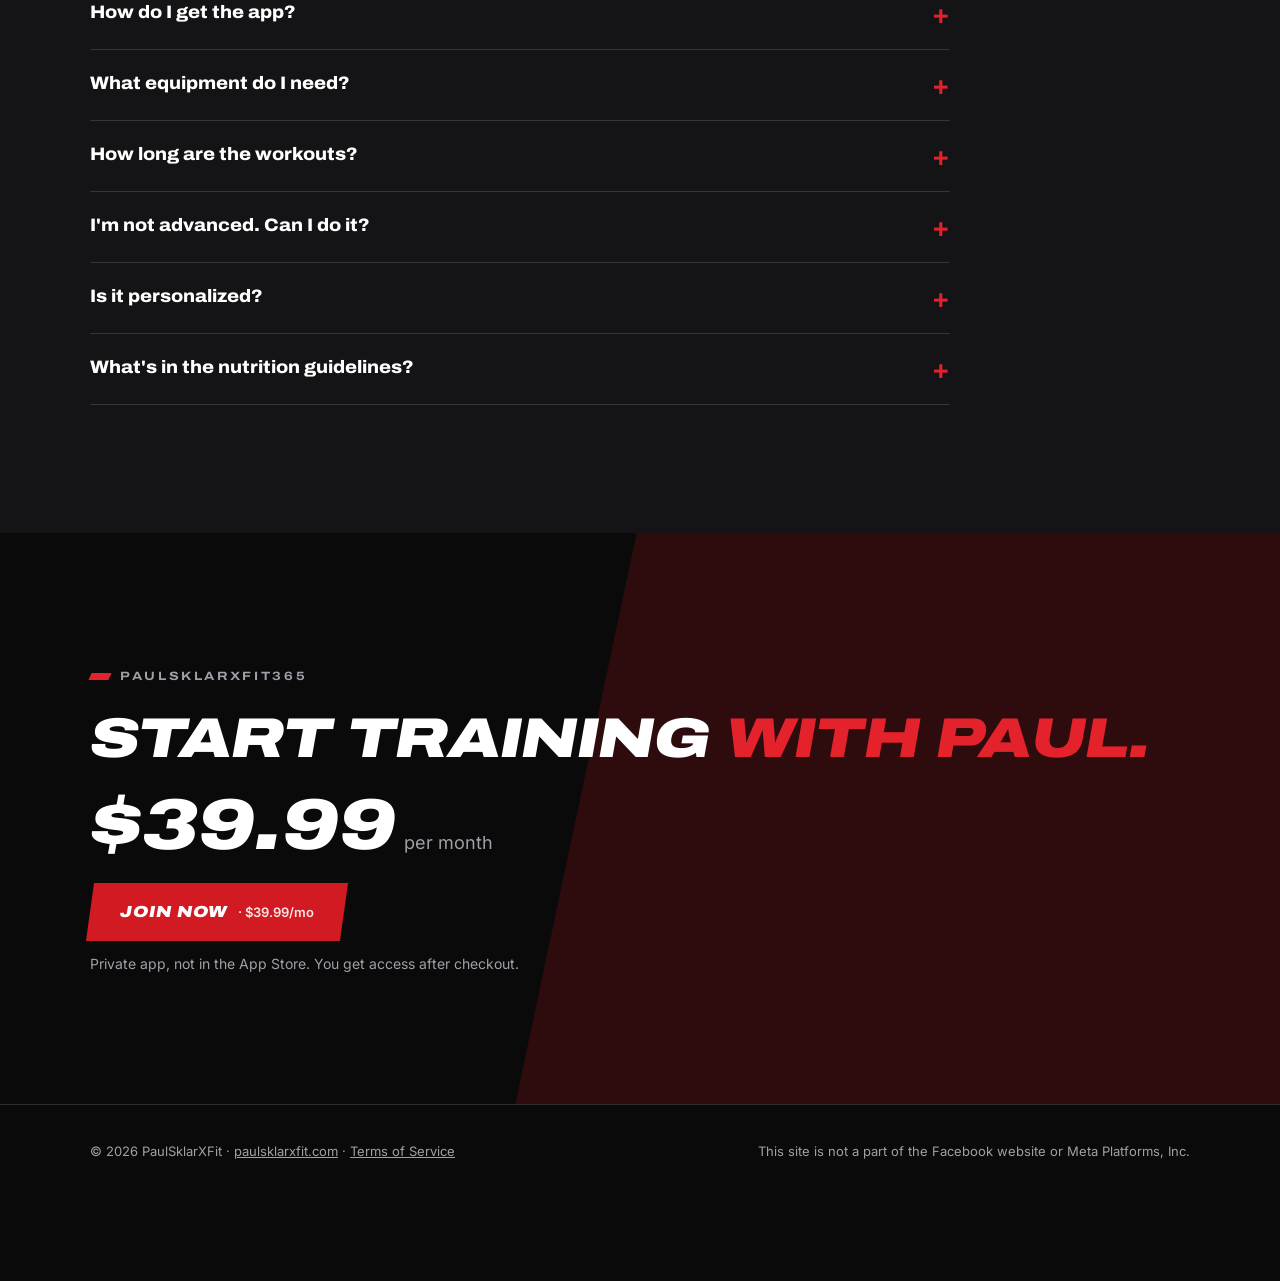
<file: cold/index.html>
<!doctype html>
<html lang="en" class="no-js">
<head>
<meta charset="utf-8">
<meta name="viewport" content="width=device-width, initial-scale=1, viewport-fit=cover">
<title>PaulSklarXFit365 · Strength training for men who aren't slowing down</title>
<meta name="description" content="A strength and conditioning program from Paul Sklar: former pro athlete, certified strength coach, training clients since 1993. New workouts every 28 days.">
<meta name="robots" content="noindex">
<meta property="og:title" content="PaulSklarXFit365 · Strength training for men who aren't slowing down">
<meta property="og:description" content="A strength and conditioning program from Paul Sklar: former pro athlete, certified strength coach, training clients since 1993. New workouts every 28 days.">
<meta property="og:image" content="https://paulsklarxfit365.github.io/assets/img/og-cover.jpg">
<meta name="theme-color" content="#0A0A0A">
<link rel="icon" href="../favicon.svg" type="image/svg+xml">
<link rel="preload" href="../assets/fonts/archivo-latin-wdth-italic.woff2" as="font" type="font/woff2" crossorigin>
<link rel="preload" href="../assets/fonts/inter-latin-wght-normal.woff2" as="font" type="font/woff2" crossorigin>
<link rel="stylesheet" href="../assets/css/site.css">
</head>
<body data-variant="cold">
<header class="top"><div class="wrap">
  <a class="wordmark" href="https://paulsklarxfit.com" data-logo>PaulSklar<b>X</b>Fit<b>365</b></a>
  <a class="link" href="#join" >Join</a>
</div></header>
<main>

<section class="hero">
  <div class="wrap hero__grid">
    <div class="hero__copy">
      <span class="eyebrow">Strength &amp; conditioning for men 40+</span>
      <h1 class="h1 display">Still training. <span class="red">Still lean. Still strong.</span></h1>
      <p class="lede">Paul Sklar has trained clients since 1993. Former pro athlete, certified strength coach, father of five. PaulSklarXFit365 is the same framework he trains with, built for men who aren't ready to slow down.</p>
      <div class="cta-block"><a class="btn" data-checkout href="#"><span>Join now <small>· <span data-price data-per></span></small></span></a><p class="cta-note">Private app, not in the App Store. You get access after checkout.</p></div>
      <ul class="proof">
        <li><b>#2</b><span>USA-ranked professional duathlete (2000)</span></li>
        <li><b>CSCS</b><span>Certified Strength &amp; Conditioning Specialist</span></li>
        <li><b>1993</b><span>training clients since</span></li>
      </ul>
    </div>
    <div class="hero__media"><div class="slot slot--9x16" data-media="cold-hero" data-label="Hero · 9:16 silent loop" data-loop data-alt="Paul Sklar training"></div></div>
  </div>
</section>

<section class="section alt" aria-labelledby="coach-h">
  <div class="wrap coach">
    <div class="coach__media reveal"><div class="slot slot--4x5" data-media="cold-coach" data-label="Paul · 4:5 portrait" data-alt="Paul Sklar"></div></div>
    <div class="stack reveal">
      <span class="eyebrow">Meet your coach</span>
      <h2 class="h2 display" id="coach-h">He's the <span class="red">proof.</span></h2>
      <p class="lede">Paul was a scholarship athlete and All-ACC selection, earned his BS in Exercise and Sports Science from Wake Forest, and went on to rank #2 in the USA and #25 in the world as a professional duathlete. He's certified by the NSCA and ACSM, and has trained executives, parents, and NFL and NBA players.</p>
      <div class="stats">
        <div class="stat"><b>1993</b><span>Training clients since</span></div>
        <div class="stat"><b>Top <em>50</em></b><span>Men's Health Fitness Experts in America</span></div>
        <div class="stat"><b>7M<em>+</em></b><span>People follow his training online</span></div>
        <div class="stat"><b>#25</b><span>World-ranked pro duathlete (2000)</span></div>
      </div>
    </div>
  </div>
</section>

<section class="section" aria-labelledby="long-h">
  <div class="wrap quote">
    <div class="stack reveal">
      <span class="eyebrow">The program</span>
      <h2 class="h2 display" id="long-h">Not a 12-week shred. <span class="red">A way to train for life.</span></h2>
      <p class="lede">Most programs sell a quick transformation. PaulSklarXFit365 is a long-term system Paul has used and refined for more than two decades: high-volume, constantly varying strength and conditioning to build muscle and stay lean year round.</p>
    </div>
    <div class="stack reveal">
      <blockquote>"I don't bulk. I don't cut. I train to stay in shape <span>year round.</span>"<cite>Paul Sklar</cite></blockquote>
      <div class="slot slot--16x9" data-media="cold-video" data-label="Optional · Paul explaining the program, with sound"></div>
    </div>
  </div>
</section>

<section class="section alt" aria-labelledby="week-h">
  <div class="wrap">
    <div class="stack reveal">
      <span class="eyebrow">What a week looks like</span>
      <h2 class="h2 display" id="week-h">Real training. <span class="red">Real gym.</span></h2>
    </div>
    <div class="stats" style="grid-template-columns:repeat(3,1fr)">
      <div class="stat reveal"><b>5 <em>/</em> 2</b><span>Suggested schedule: 5 training days, 2 rest days. Adapt it to your week.</span></div>
      <div class="stat reveal"><b>60–90</b><span>Minutes per session, depending on your experience and setup.</span></div>
      <div class="stat reveal"><b>Gym</b><span>Barbell, dumbbells, bench, pull-up bar, suspension trainer, bands or cables.</span></div>
    </div>
  </div>
</section>

<section class="section" aria-labelledby="inside-h">
  <div class="wrap">
    <div class="stack reveal">
      <span class="eyebrow">What's inside the app</span>
      <h2 class="h2 display" id="inside-h">Everything you need. <span class="red">Nothing you don't.</span></h2>
    </div>
    <div class="features"><div class="feature reveal"><span class="feature__n">01</span><h3 class="h3">New workouts every 28 days</h3><p>A fresh block of workouts drops every 28 days, so the program keeps changing and you never run out of training.</p></div><div class="feature reveal"><span class="feature__n">02</span><h3 class="h3">A video for every exercise</h3><p>Every movement has its own demo video, filmed in the gym, so you can see exactly how it should look.</p></div><div class="feature reveal"><span class="feature__n">03</span><h3 class="h3">A members community</h3><p>Train alongside other members inside the app. Share your progress and stay accountable.</p></div><div class="feature reveal"><span class="feature__n">04</span><h3 class="h3">Paul's nutrition guidelines</h3><p>How Paul eats: his eating strategies, protein intake, the foods he eats and avoids, and a sample day. Guidelines, not a meal plan.</p></div></div>
    <div class="screens"><div class="reveal"><div class="slot slot--9x16" data-media="cold-app-1" data-label="App · workout of the day"></div></div><div class="reveal"><div class="slot slot--9x16" data-media="cold-app-2" data-label="App · exercise demo"></div></div><div class="reveal"><div class="slot slot--9x16" data-media="cold-app-3" data-label="App · community"></div></div></div>
  </div>
</section>

<section class="section alt" aria-labelledby="how-h">
  <div class="wrap">
    <div class="stack reveal">
      <span class="eyebrow">How it works</span>
      <h2 class="h2 display" id="how-h">Three steps. <span class="red">Then you train.</span></h2>
    </div>
    <ol class="steps">
      <li class="step reveal"><span class="step__n">01</span><h3 class="h3">Join</h3><p>Check out for <span data-price data-per></span>.</p></li>
      <li class="step reveal"><span class="step__n">02</span><h3 class="h3">Get the app</h3><p>PaulSklarXFit365 is a private app, not in the App Store. You get your access after checkout.</p></li>
      <li class="step reveal"><span class="step__n">03</span><h3 class="h3">Start training</h3><p>Open the current block of workouts and go. New workouts drop every 28 days.</p></li>
    </ol>
  </div>
</section>

<section class="section" aria-labelledby="fit-h">
  <div class="wrap">
    <div class="stack reveal">
      <span class="eyebrow">Is it for you?</span>
      <h2 class="h2 display" id="fit-h">No BS. <span class="red">Here's the deal.</span></h2>
      <p class="lede">PaulSklarXFit365 is serious training for men who are ready to put the time in. Here's who it's built for.</p>
    </div>
    <div class="fit">
      <div class="fit__col fit__yes reveal"><h3 class="h3">It's for you if</h3><ul>
        <li>You're committed and ready to train consistently</li>
        <li>You can train 5 days a week for 60 to 90 minutes (the suggested schedule)</li>
        <li>You have a gym: barbell, dumbbells, bench, pull-up bar, suspension trainer, and bands or a cable station</li>
        <li>You're intermediate or advanced, or a beginner willing to scale it down</li>
      </ul></div>
      <div class="fit__col fit__no reveal"><h3 class="h3">It's not for you if</h3><ul>
        <li>You want a plan written just for you. This isn't personal training</li>
        <li>You want a quick 12-week shred. This is how Paul trains all year</li>
        <li>You need extensive modifications, for example around an injury</li>
      </ul></div>
    </div>
  </div>
</section>

<section class="section" aria-labelledby="stories-h">
  <div class="wrap">
    <div class="stack reveal">
      <span class="eyebrow">Members</span>
      <h2 class="h2 display" id="stories-h">In their <span class="red">own words.</span></h2>
    </div>
    <div class="stories" id="stories"></div>
  </div>
</section>

<section class="section alt" aria-labelledby="faq-h">
  <div class="wrap">
    <div class="stack reveal">
      <span class="eyebrow">Questions</span>
      <h2 class="h2 display" id="faq-h">Before you <span class="red">join.</span></h2>
    </div>
    <div class="faq"><details><summary>How do I get the app?</summary><p>PaulSklarXFit365 is a private app, so it isn't in the App Store. Join at checkout and you get access to the app afterwards.</p></details><details><summary>What equipment do I need?</summary><p>A barbell, dumbbells, weight plates, an adjustable bench, a pull-up bar, a suspension trainer, and resistance bands and/or a cable station. Kettlebells, a squat rack, a hex bar, a battle rope, slam balls and a jump rope are highly recommended. It's built for a gym or studio.</p></details><details><summary>How long are the workouts?</summary><p>Usually 60 to 90 minutes, depending on your experience and setup. The suggested schedule is 5 training days and 2 rest days a week, and plenty of members adapt it to their week.</p></details><details><summary>I'm not advanced. Can I do it?</summary><p>The program is geared toward intermediate and advanced trainees, and it can be scaled for beginners. Every exercise has a video demo so you can see how it's done.</p></details><details><summary>Is it personalized?</summary><p>No. Everyone follows the same program. It isn't personal training, so if you need a plan built around you or extensive modifications, it may not be the right fit.</p></details><details><summary>What's in the nutrition guidelines?</summary><p>Paul's eating strategies and mindset, his protein intake, the foods he eats and avoids, a sample day of eating, and what he does before and after training. It's not a personalized meal plan.</p></details></div>
  </div>
</section>

<section class="section final" id="join" aria-labelledby="final-h">
  <div class="wrap stack">
    <span class="eyebrow">PaulSklarXFit365</span>
    <h2 class="h2 display" id="final-h">Start training <span class="red">with Paul.</span></h2>
    <div class="price-tag"><b data-price></b><span>per month</span></div>
    <div class="cta-block"><a class="btn" data-checkout href="#"><span>Join now <small>· <span data-price data-per></span></small></span></a><p class="cta-note">Private app, not in the App Store. You get access after checkout.</p></div>
  </div>
</section>
</main>
<footer class="footer"><div class="wrap">
  <span>© <span data-year>2026</span> PaulSklarXFit · <a href="https://paulsklarxfit.com">paulsklarxfit.com</a> · <a href="https://paulsklarxfit.com/terms-of-service/">Terms of Service</a></span>
  <span>This site is not a part of the Facebook website or Meta Platforms, Inc.</span>
</div></footer>
<div class="mbar" role="region" aria-label="Join">
  <div class="mbar__price"><span data-price></span><small>per month</small></div>
  <a class="btn" data-checkout href="#"><span>Join now</span></a>
</div>
<script src="../assets/js/config.js"></script>
<script src="../assets/js/site.js"></script>
</body>
</html>
</file>
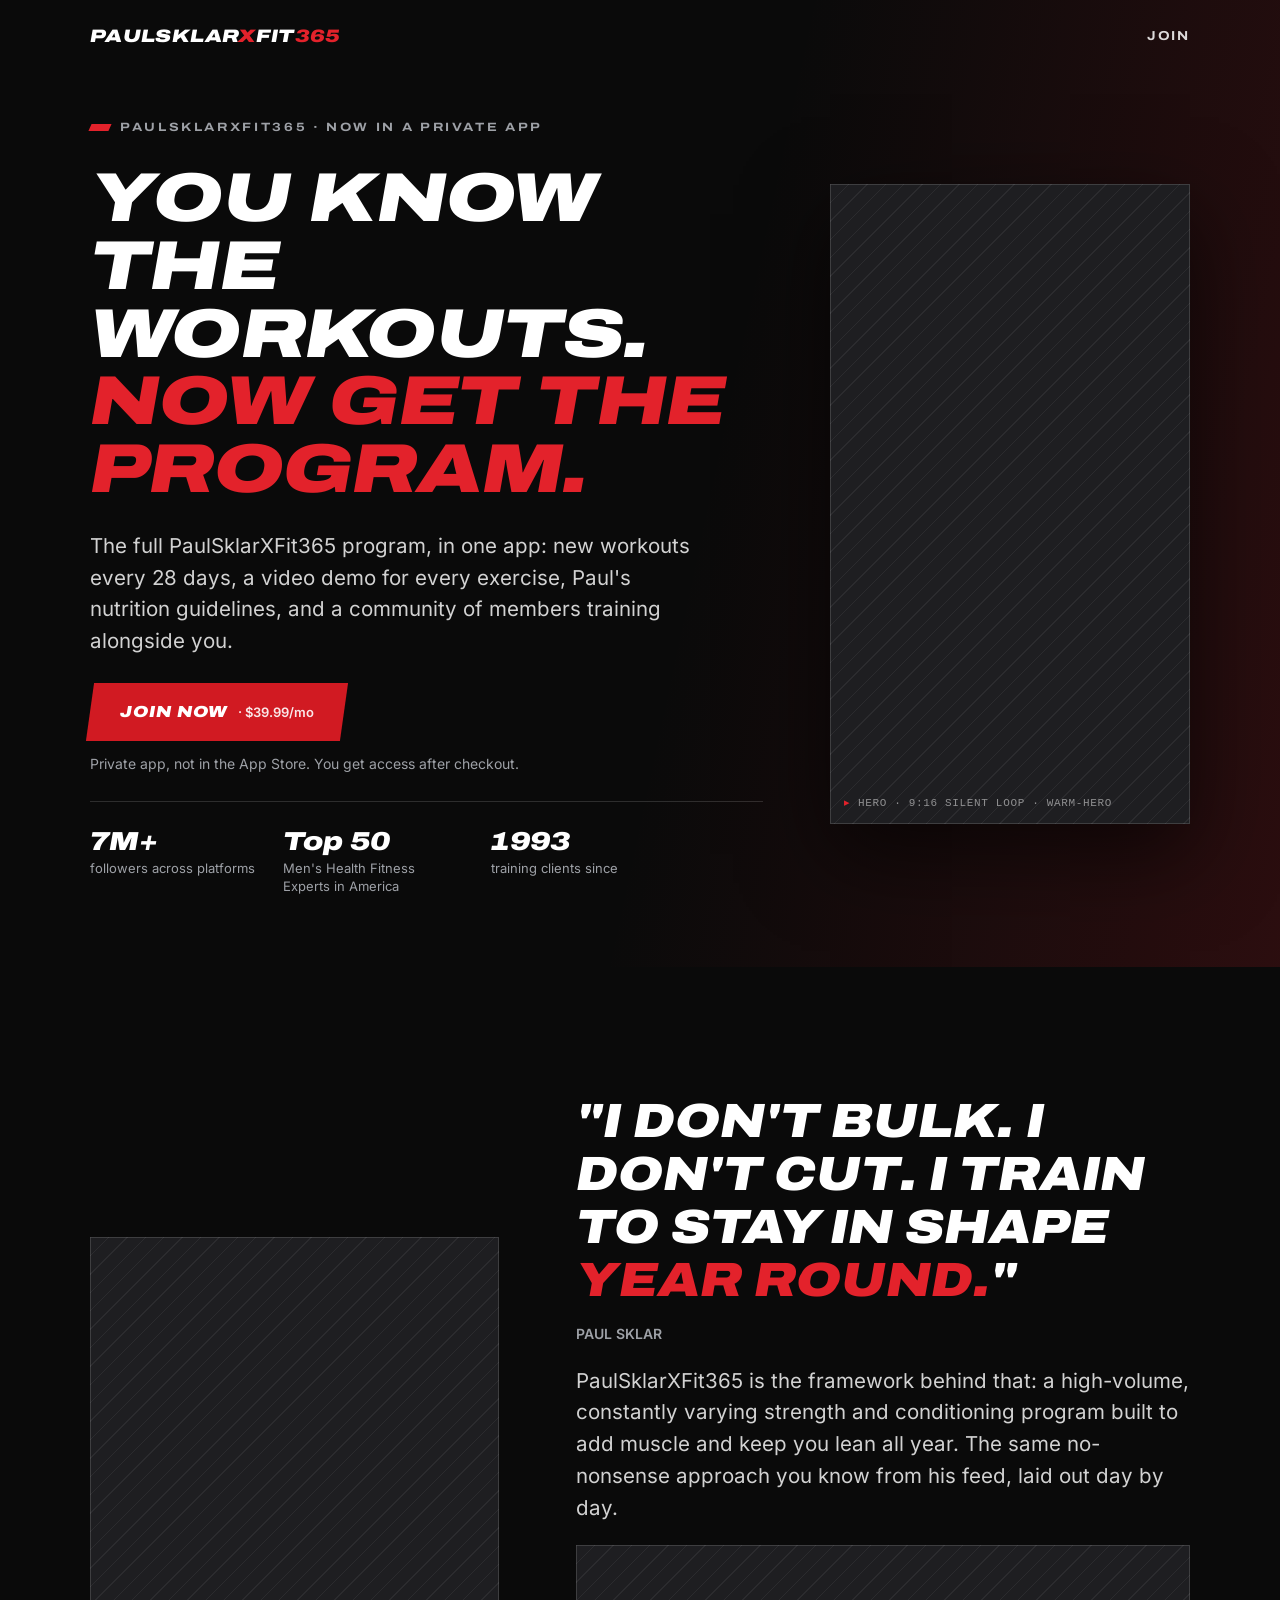
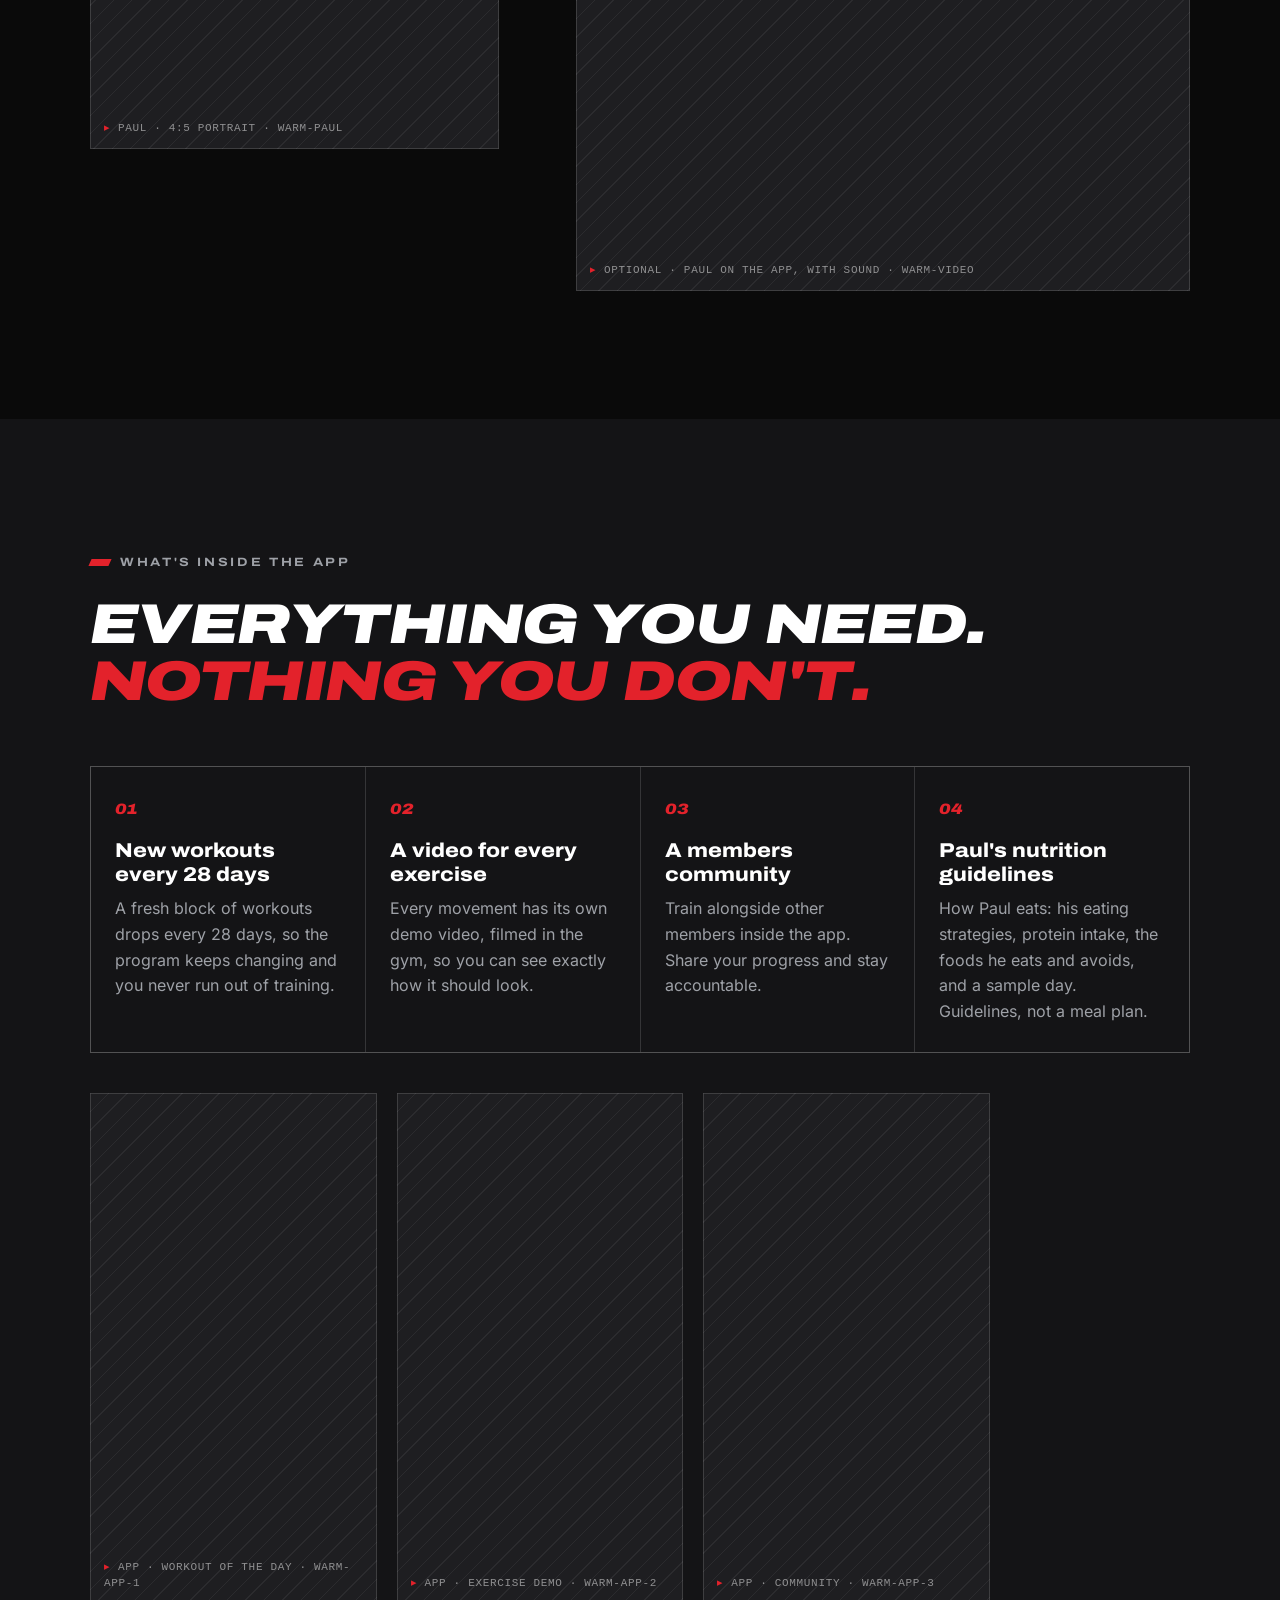
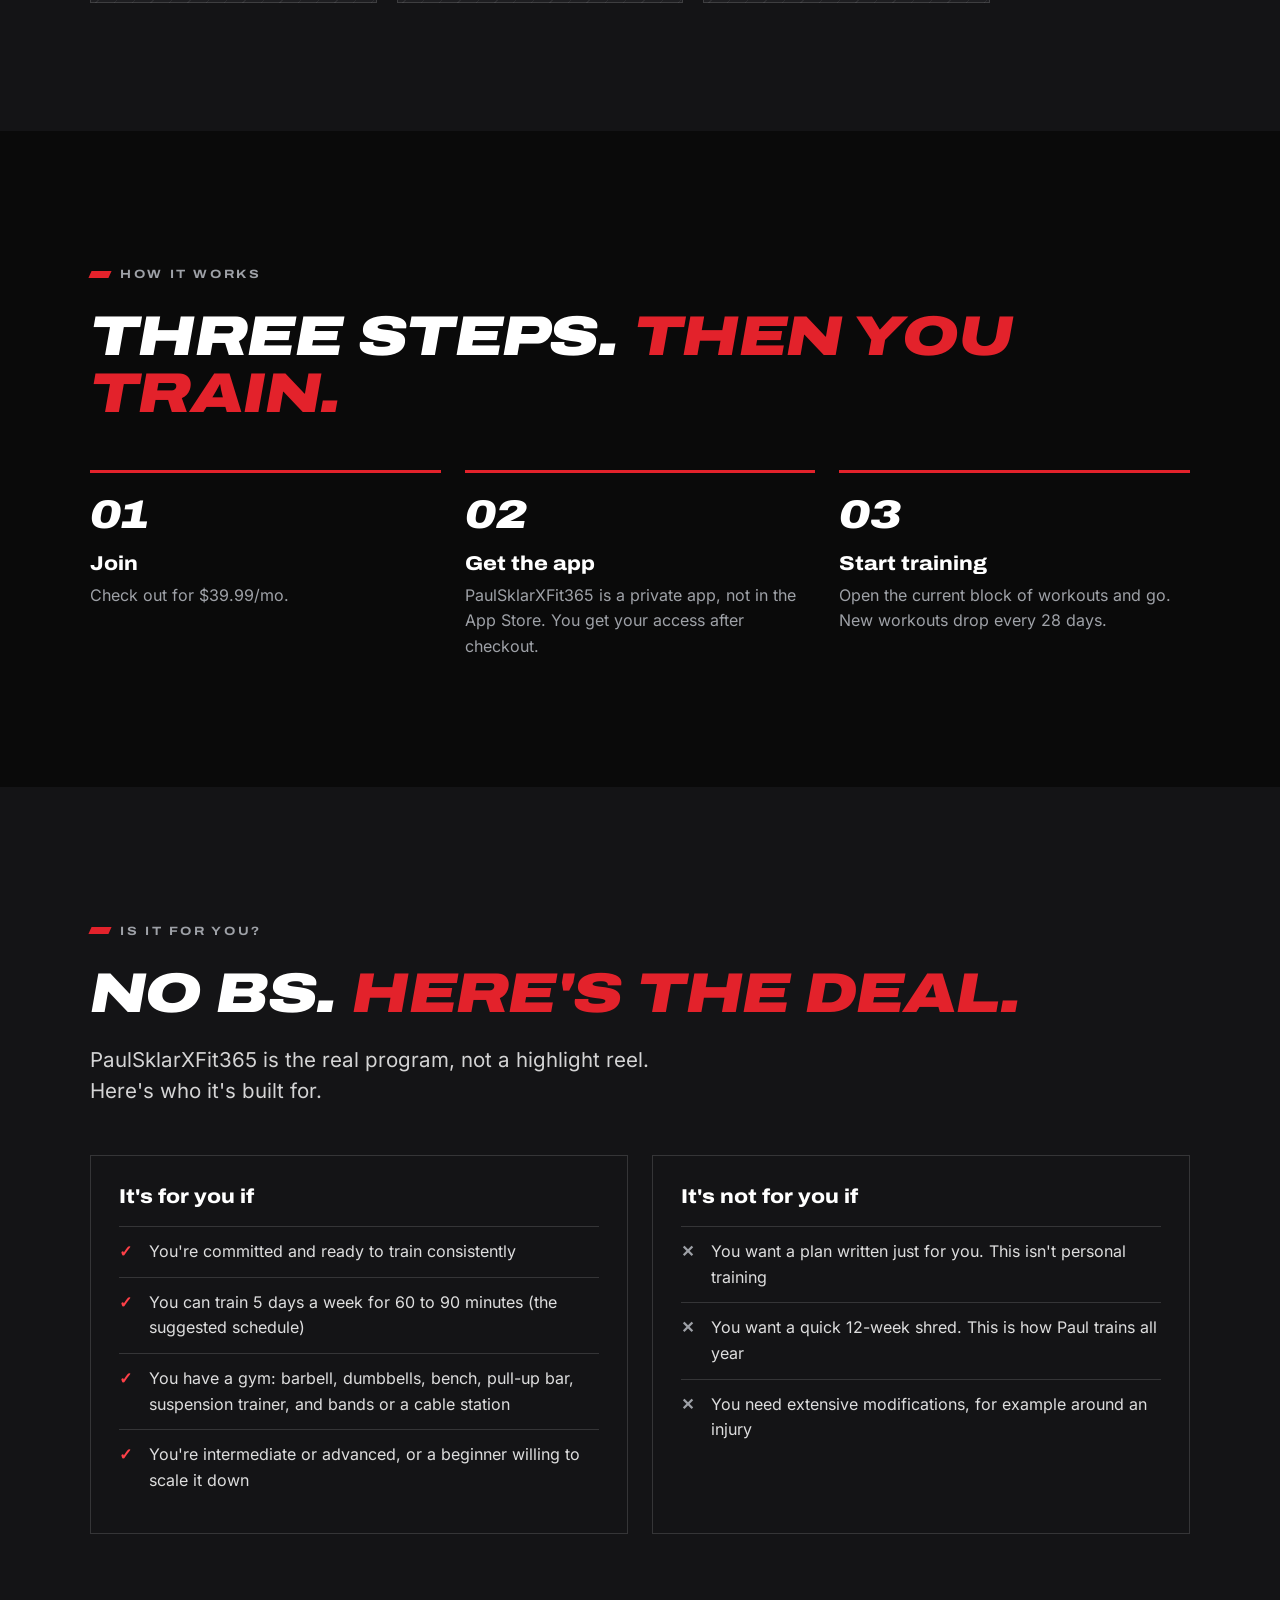
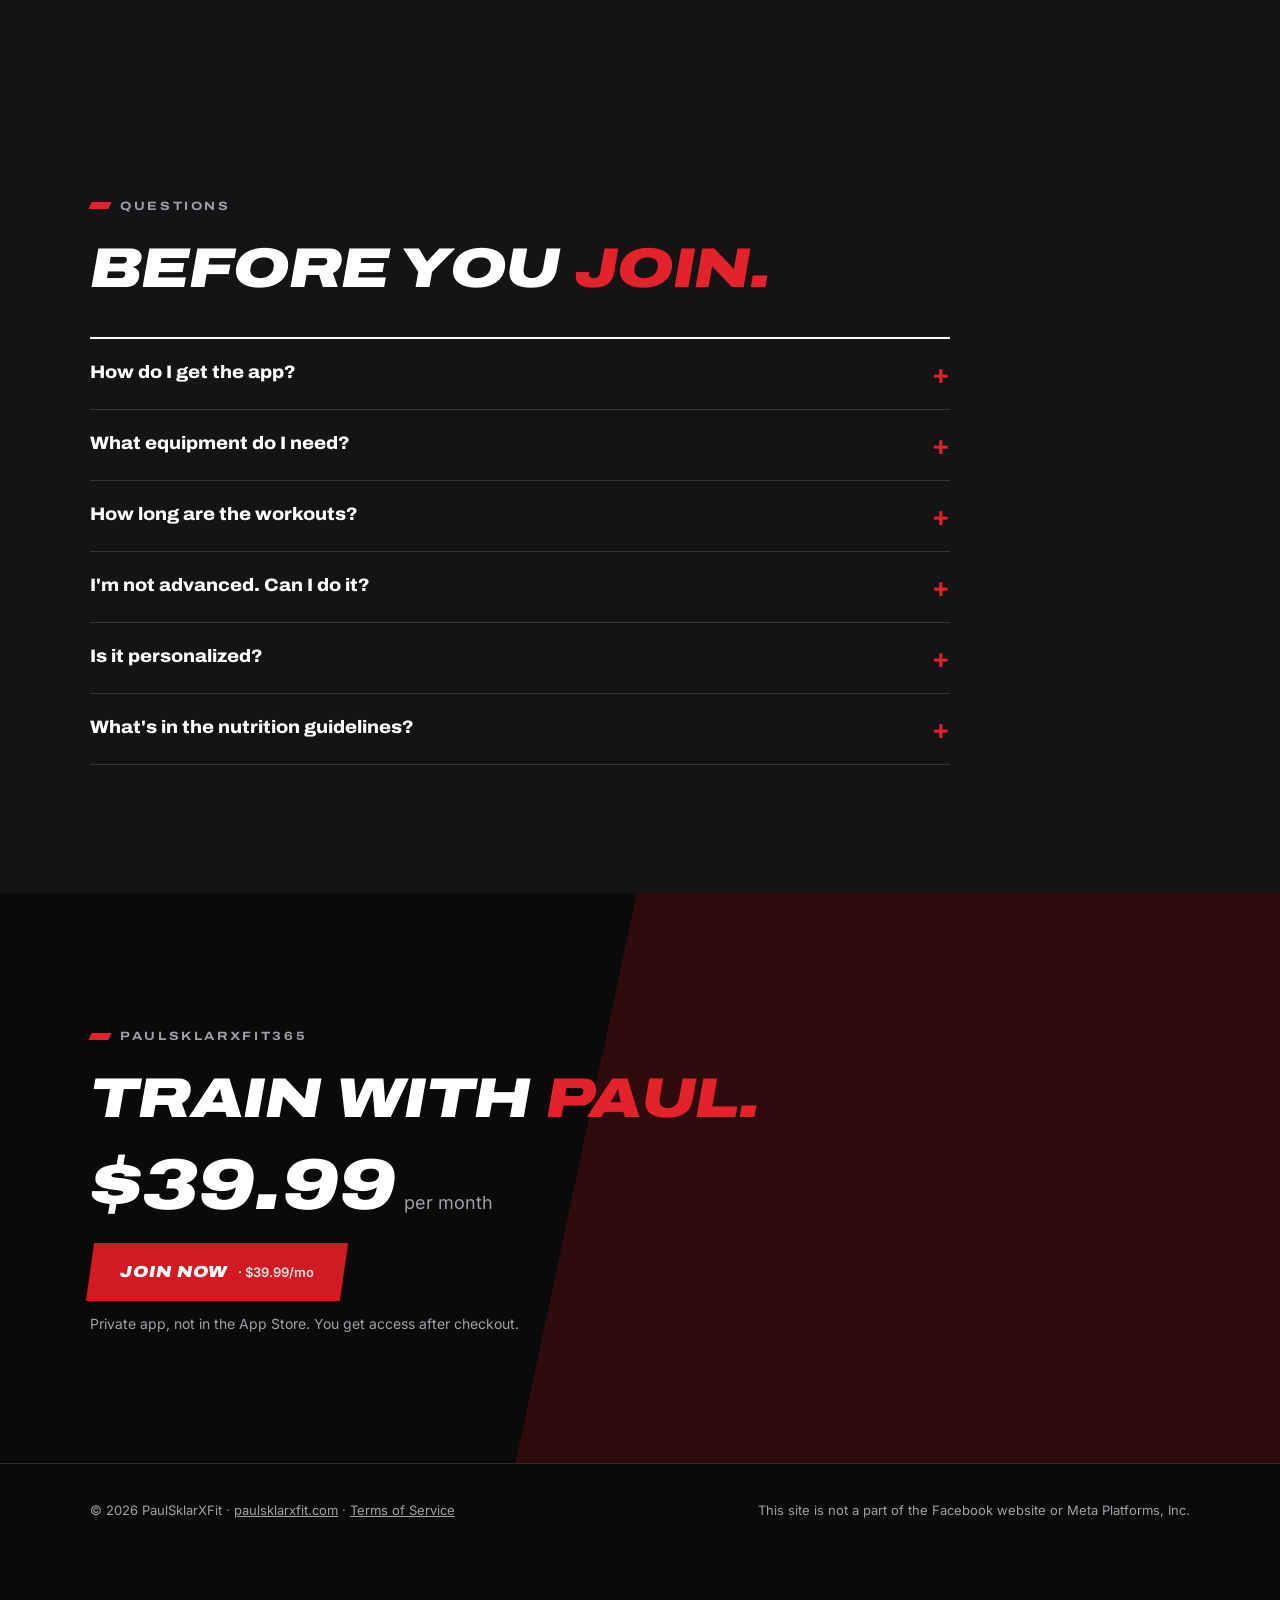
<file: warm/index.html>
<!doctype html>
<html lang="en" class="no-js">
<head>
<meta charset="utf-8">
<meta name="viewport" content="width=device-width, initial-scale=1, viewport-fit=cover">
<title>PaulSklarXFit365 · Train with Paul</title>
<meta name="description" content="The full PaulSklarXFit365 program in a private app: new workouts every 28 days, a video for every exercise, community and nutrition guidelines.">
<meta name="robots" content="noindex">
<meta property="og:title" content="PaulSklarXFit365 · Train with Paul">
<meta property="og:description" content="The full PaulSklarXFit365 program in a private app: new workouts every 28 days, a video for every exercise, community and nutrition guidelines.">
<meta property="og:image" content="https://paulsklarxfit365.github.io/assets/img/og-cover.jpg">
<meta name="theme-color" content="#0A0A0A">
<link rel="icon" href="../favicon.svg" type="image/svg+xml">
<link rel="preload" href="../assets/fonts/archivo-latin-wdth-italic.woff2" as="font" type="font/woff2" crossorigin>
<link rel="preload" href="../assets/fonts/inter-latin-wght-normal.woff2" as="font" type="font/woff2" crossorigin>
<link rel="stylesheet" href="../assets/css/site.css">
</head>
<body data-variant="warm">
<header class="top"><div class="wrap">
  <a class="wordmark" href="https://paulsklarxfit.com" data-logo>PaulSklar<b>X</b>Fit<b>365</b></a>
  <a class="link" href="#join" >Join</a>
</div></header>
<main>

<section class="hero">
  <div class="wrap hero__grid">
    <div class="hero__copy">
      <span class="eyebrow">PaulSklarXFit365 · Now in a private app</span>
      <h1 class="h1 display">You know the workouts. <span class="red">Now get the program.</span></h1>
      <p class="lede">The full PaulSklarXFit365 program, in one app: new workouts every 28 days, a video demo for every exercise, Paul's nutrition guidelines, and a community of members training alongside you.</p>
      <div class="cta-block"><a class="btn" data-checkout href="#"><span>Join now <small>· <span data-price data-per></span></small></span></a><p class="cta-note">Private app, not in the App Store. You get access after checkout.</p></div>
      <ul class="proof">
        <li><b>7M+</b><span>followers across platforms</span></li>
        <li><b>Top 50</b><span>Men's Health Fitness Experts in America</span></li>
        <li><b>1993</b><span>training clients since</span></li>
      </ul>
    </div>
    <div class="hero__media"><div class="slot slot--9x16" data-media="warm-hero" data-label="Hero · 9:16 silent loop" data-loop data-alt="Paul Sklar training"></div></div>
  </div>
</section>

<section class="section" aria-label="Paul's approach">
  <div class="wrap quote">
    <div class="reveal" style="max-width:420px"><div class="slot slot--4x5" data-media="warm-paul" data-label="Paul · 4:5 portrait" data-alt="Paul Sklar"></div></div>
    <div class="stack reveal">
      <blockquote>"I don't bulk. I don't cut. I train to stay in shape <span>year round.</span>"<cite>Paul Sklar</cite></blockquote>
      <p class="lede">PaulSklarXFit365 is the framework behind that: a high-volume, constantly varying strength and conditioning program built to add muscle and keep you lean all year. The same no-nonsense approach you know from his feed, laid out day by day.</p>
      <div class="slot slot--16x9" data-media="warm-video" data-label="Optional · Paul on the app, with sound"></div>
    </div>
  </div>
</section>

<section class="section alt" aria-labelledby="inside-h">
  <div class="wrap">
    <div class="stack reveal">
      <span class="eyebrow">What's inside the app</span>
      <h2 class="h2 display" id="inside-h">Everything you need. <span class="red">Nothing you don't.</span></h2>
    </div>
    <div class="features"><div class="feature reveal"><span class="feature__n">01</span><h3 class="h3">New workouts every 28 days</h3><p>A fresh block of workouts drops every 28 days, so the program keeps changing and you never run out of training.</p></div><div class="feature reveal"><span class="feature__n">02</span><h3 class="h3">A video for every exercise</h3><p>Every movement has its own demo video, filmed in the gym, so you can see exactly how it should look.</p></div><div class="feature reveal"><span class="feature__n">03</span><h3 class="h3">A members community</h3><p>Train alongside other members inside the app. Share your progress and stay accountable.</p></div><div class="feature reveal"><span class="feature__n">04</span><h3 class="h3">Paul's nutrition guidelines</h3><p>How Paul eats: his eating strategies, protein intake, the foods he eats and avoids, and a sample day. Guidelines, not a meal plan.</p></div></div>
    <div class="screens"><div class="reveal"><div class="slot slot--9x16" data-media="warm-app-1" data-label="App · workout of the day"></div></div><div class="reveal"><div class="slot slot--9x16" data-media="warm-app-2" data-label="App · exercise demo"></div></div><div class="reveal"><div class="slot slot--9x16" data-media="warm-app-3" data-label="App · community"></div></div></div>
  </div>
</section>

<section class="section" aria-labelledby="how-h">
  <div class="wrap">
    <div class="stack reveal">
      <span class="eyebrow">How it works</span>
      <h2 class="h2 display" id="how-h">Three steps. <span class="red">Then you train.</span></h2>
    </div>
    <ol class="steps">
      <li class="step reveal"><span class="step__n">01</span><h3 class="h3">Join</h3><p>Check out for <span data-price data-per></span>.</p></li>
      <li class="step reveal"><span class="step__n">02</span><h3 class="h3">Get the app</h3><p>PaulSklarXFit365 is a private app, not in the App Store. You get your access after checkout.</p></li>
      <li class="step reveal"><span class="step__n">03</span><h3 class="h3">Start training</h3><p>Open the current block of workouts and go. New workouts drop every 28 days.</p></li>
    </ol>
  </div>
</section>

<section class="section alt" aria-labelledby="fit-h">
  <div class="wrap">
    <div class="stack reveal">
      <span class="eyebrow">Is it for you?</span>
      <h2 class="h2 display" id="fit-h">No BS. <span class="red">Here's the deal.</span></h2>
      <p class="lede">PaulSklarXFit365 is the real program, not a highlight reel. Here's who it's built for.</p>
    </div>
    <div class="fit">
      <div class="fit__col fit__yes reveal"><h3 class="h3">It's for you if</h3><ul>
        <li>You're committed and ready to train consistently</li>
        <li>You can train 5 days a week for 60 to 90 minutes (the suggested schedule)</li>
        <li>You have a gym: barbell, dumbbells, bench, pull-up bar, suspension trainer, and bands or a cable station</li>
        <li>You're intermediate or advanced, or a beginner willing to scale it down</li>
      </ul></div>
      <div class="fit__col fit__no reveal"><h3 class="h3">It's not for you if</h3><ul>
        <li>You want a plan written just for you. This isn't personal training</li>
        <li>You want a quick 12-week shred. This is how Paul trains all year</li>
        <li>You need extensive modifications, for example around an injury</li>
      </ul></div>
    </div>
  </div>
</section>

<section class="section" aria-labelledby="stories-h">
  <div class="wrap">
    <div class="stack reveal">
      <span class="eyebrow">Members</span>
      <h2 class="h2 display" id="stories-h">In their <span class="red">own words.</span></h2>
    </div>
    <div class="stories" id="stories"></div>
  </div>
</section>

<section class="section alt" aria-labelledby="faq-h">
  <div class="wrap">
    <div class="stack reveal">
      <span class="eyebrow">Questions</span>
      <h2 class="h2 display" id="faq-h">Before you <span class="red">join.</span></h2>
    </div>
    <div class="faq"><details><summary>How do I get the app?</summary><p>PaulSklarXFit365 is a private app, so it isn't in the App Store. Join at checkout and you get access to the app afterwards.</p></details><details><summary>What equipment do I need?</summary><p>A barbell, dumbbells, weight plates, an adjustable bench, a pull-up bar, a suspension trainer, and resistance bands and/or a cable station. Kettlebells, a squat rack, a hex bar, a battle rope, slam balls and a jump rope are highly recommended. It's built for a gym or studio.</p></details><details><summary>How long are the workouts?</summary><p>Usually 60 to 90 minutes, depending on your experience and setup. The suggested schedule is 5 training days and 2 rest days a week, and plenty of members adapt it to their week.</p></details><details><summary>I'm not advanced. Can I do it?</summary><p>The program is geared toward intermediate and advanced trainees, and it can be scaled for beginners. Every exercise has a video demo so you can see how it's done.</p></details><details><summary>Is it personalized?</summary><p>No. Everyone follows the same program. It isn't personal training, so if you need a plan built around you or extensive modifications, it may not be the right fit.</p></details><details><summary>What's in the nutrition guidelines?</summary><p>Paul's eating strategies and mindset, his protein intake, the foods he eats and avoids, a sample day of eating, and what he does before and after training. It's not a personalized meal plan.</p></details></div>
  </div>
</section>

<section class="section final" id="join" aria-labelledby="final-h">
  <div class="wrap stack">
    <span class="eyebrow">PaulSklarXFit365</span>
    <h2 class="h2 display" id="final-h">Train with <span class="red">Paul.</span></h2>
    <div class="price-tag"><b data-price></b><span>per month</span></div>
    <div class="cta-block"><a class="btn" data-checkout href="#"><span>Join now <small>· <span data-price data-per></span></small></span></a><p class="cta-note">Private app, not in the App Store. You get access after checkout.</p></div>
  </div>
</section>
</main>
<footer class="footer"><div class="wrap">
  <span>© <span data-year>2026</span> PaulSklarXFit · <a href="https://paulsklarxfit.com">paulsklarxfit.com</a> · <a href="https://paulsklarxfit.com/terms-of-service/">Terms of Service</a></span>
  <span>This site is not a part of the Facebook website or Meta Platforms, Inc.</span>
</div></footer>
<div class="mbar" role="region" aria-label="Join">
  <div class="mbar__price"><span data-price></span><small>per month</small></div>
  <a class="btn" data-checkout href="#"><span>Join now</span></a>
</div>
<script src="../assets/js/config.js"></script>
<script src="../assets/js/site.js"></script>
</body>
</html>
</file>
<file: assets/css/site.css>
/* PaulSklarXFit365 landing pages · black / white / PSX red, wide italic display type. Mobile first: most Meta traffic is on phones. */
@font-face { font-family: "Archivo"; font-style: normal; font-display: swap; font-weight: 100 900; font-stretch: 62% 125%; src: url(../fonts/archivo-latin-wdth-normal.woff2) format("woff2"); }
@font-face { font-family: "Archivo"; font-style: italic; font-display: swap; font-weight: 100 900; font-stretch: 62% 125%; src: url(../fonts/archivo-latin-wdth-italic.woff2) format("woff2"); }
@font-face { font-family: "Inter"; font-style: normal; font-display: swap; font-weight: 100 900; src: url(../fonts/inter-latin-wght-normal.woff2) format("woff2"); }
@font-face { font-family: "Inter"; font-style: italic; font-display: swap; font-weight: 100 900; src: url(../fonts/inter-latin-wght-italic.woff2) format("woff2"); }

:root {
  --black: #0A0A0A;
  --black-2: #141416;
  --black-3: #1E1E21;
  --white: #FFFFFF;
  --red: #E3222B;            /* PSX logo red: marks, large type */
  --red-fill: #D11A22;       /* buttons with white text */
  --red-fill-hover: #B0141B;
  --red-text: #FF4048;       /* small red text on black */
  --mute: #9EA1A7;
  --line: rgba(255,255,255,0.14);
  --display: "Archivo", "Arial Black", Arial, sans-serif;
  --body: "Inter", -apple-system, "Segoe UI", Arial, sans-serif;
  --wrap: 1180px;
  --gutter: clamp(16px, 4.5vw, 40px);
  --section: clamp(72px, 10vw, 128px);
  --ease: cubic-bezier(.22, 1, .36, 1);
}
*, *::before, *::after { box-sizing: border-box; }
html { -webkit-text-size-adjust: 100%; scroll-behavior: smooth; }
@media (prefers-reduced-motion: reduce) { html { scroll-behavior: auto; } * { transition: none !important; } }
body { margin: 0; background: var(--black); color: var(--white); font: 400 17px/1.6 var(--body); -webkit-font-smoothing: antialiased; }
img, video, iframe { display: block; max-width: 100%; }
a { color: inherit; }
p { margin: 0; }
h1, h2, h3 { margin: 0; font-family: var(--display); line-height: 1.02; }
:focus-visible { outline: 3px solid var(--red-text); outline-offset: 3px; }

.wrap { width: 100%; max-width: var(--wrap); margin: 0 auto; padding: 0 var(--gutter); }
.section { padding: var(--section) 0; }
.alt { background: var(--black-2); }
.stack > * + * { margin-top: 22px; }

/* Display type: wide italic caps, a nod to the PSX logo face */
.display { font-style: italic; font-weight: 900; font-stretch: 125%; text-transform: uppercase; letter-spacing: -0.01em; }
.h1 { font-size: clamp(36px, 5.4vw, 70px); line-height: 0.98; }
.h2 { font-size: clamp(30px, 4.6vw, 56px); line-height: 1.02; }
.h3 { font-family: var(--display); font-size: 20px; font-weight: 800; font-stretch: 112%; line-height: 1.2; }
.red { color: var(--red); }
.lede { font-size: clamp(18px, 1.6vw, 21px); line-height: 1.55; color: rgba(255,255,255,0.82); max-width: 620px; }
.muted { color: var(--mute); }
.eyebrow { display: inline-flex; align-items: center; gap: 10px; font: 700 12px/1.2 var(--display); font-stretch: 118%; letter-spacing: 0.22em; text-transform: uppercase; color: var(--mute); }
.eyebrow::before { content: ""; width: 20px; height: 7px; background: var(--red); transform: skewX(-24deg); }

/* Header */
.top { position: absolute; top: 0; left: 0; right: 0; z-index: 20; }
.top .wrap { display: flex; align-items: center; justify-content: space-between; min-height: 72px; }
.wordmark { font: 900 italic 18px/1 var(--display); font-stretch: 125%; letter-spacing: 0.02em; text-transform: uppercase; text-decoration: none; }
.wordmark b { color: var(--red); font-weight: 900; }
.wordmark img { height: 40px; width: auto; }
.top .link { font: 700 13px/1 var(--display); font-stretch: 112%; letter-spacing: 0.14em; text-transform: uppercase; text-decoration: none; color: rgba(255,255,255,0.85); }
.top .link:hover { color: var(--white); }

/* Buttons */
.btn { display: inline-flex; align-items: center; justify-content: center; gap: 10px; min-height: 58px; padding: 0 30px; background: var(--red-fill); color: var(--white); border: 0; text-decoration: none; font: 900 italic 16px/1 var(--display); font-stretch: 118%; letter-spacing: 0.06em; text-transform: uppercase; transform: skewX(-8deg); transition: background-color 160ms var(--ease); cursor: pointer; }
.btn > span { transform: skewX(8deg); display: inline-flex; gap: 10px; align-items: center; }
.btn:hover { background: var(--red-fill-hover); }
.btn small { font: 600 13px/1 var(--body); font-style: normal; letter-spacing: 0; text-transform: none; opacity: 0.9; }
.cta-block { display: flex; flex-direction: column; align-items: flex-start; gap: 12px; }
.cta-note { font-size: 14px; color: var(--mute); }

/* Media slots */
.slot { position: relative; width: 100%; overflow: hidden; background: var(--black-3); }
.slot--9x16 { aspect-ratio: 9 / 16; }
.slot--4x5 { aspect-ratio: 4 / 5; }
.slot--16x9 { aspect-ratio: 16 / 9; }
.slot--empty { background-image: repeating-linear-gradient(135deg, rgba(255,255,255,0.06) 0 1px, transparent 1px 13px); outline: 1px solid var(--line); outline-offset: -1px; }
.slot__cap { position: absolute; left: 14px; right: 14px; bottom: 12px; font: 500 11px/1.4 ui-monospace, Menlo, monospace; letter-spacing: 0.06em; text-transform: uppercase; color: rgba(255,255,255,0.5); }
.slot__cap::before { content: "▸ "; color: var(--red); }
.slot > video, .slot > iframe, .slot > img { position: absolute; inset: 0; width: 100%; height: 100%; border: 0; object-fit: cover; }

/* Hero */
.hero { position: relative; padding: 112px 0 72px; overflow: hidden; }
.hero::before { content: ""; position: absolute; right: -10%; top: 0; bottom: 0; width: 55%; background: linear-gradient(90deg, transparent, rgba(227,34,43,0.16)); transform: skewX(-12deg); pointer-events: none; }
.hero__grid { position: relative; display: grid; grid-template-columns: 1.3fr 0.7fr; gap: clamp(32px, 5vw, 72px); align-items: center; }
.hero__copy > * + * { margin-top: 26px; }
.hero__media { max-width: 360px; justify-self: end; width: 100%; }
.hero__media .slot { box-shadow: 0 30px 80px rgba(0,0,0,0.6); }
.proof { display: flex; flex-wrap: wrap; gap: 14px 28px; padding-top: 26px; border-top: 1px solid var(--line); }
.proof li { list-style: none; }
.proof b { display: block; font: 900 italic 26px/1 var(--display); font-stretch: 120%; }
.proof span { display: block; margin-top: 6px; font-size: 13px; line-height: 1.35; color: var(--mute); max-width: 180px; }
.proof { padding-left: 0; margin-bottom: 0; }

/* Quote band */
.quote { display: grid; grid-template-columns: 0.8fr 1.2fr; gap: clamp(32px, 6vw, 88px); align-items: center; }
.quote blockquote { margin: 0; font: 900 italic clamp(28px, 4vw, 48px)/1.1 var(--display); font-stretch: 115%; text-transform: uppercase; }
.quote blockquote span { color: var(--red); }
.quote cite { display: block; margin-top: 18px; font: 600 14px/1.3 var(--body); font-style: normal; color: var(--mute); }

/* Features */
.features { display: grid; grid-template-columns: repeat(4, 1fr); gap: 1px; margin-top: 56px; background: var(--line); border: 1px solid var(--line); }
.feature { background: var(--black); padding: 28px 24px; }
.alt .feature { background: var(--black-2); }
.feature__n { font: 900 italic 15px/1 var(--display); font-stretch: 118%; color: var(--red); }
.feature h3 { margin-top: 16px; }
.feature p { margin-top: 10px; font-size: 16px; color: var(--mute); }
.screens { display: grid; grid-template-columns: repeat(3, 1fr); gap: 20px; margin-top: 40px; max-width: 900px; }

/* Steps */
.steps { display: grid; grid-template-columns: repeat(3, 1fr); gap: 24px; margin: 48px 0 0; padding: 0; list-style: none; }
.step { padding-top: 22px; border-top: 3px solid var(--red); }
.step__n { font: 900 italic 40px/1 var(--display); font-stretch: 120%; color: var(--white); }
.step h3 { margin-top: 14px; }
.step p { margin-top: 8px; color: var(--mute); font-size: 16px; }

/* Coach (cold) */
.coach { display: grid; grid-template-columns: 0.8fr 1.2fr; gap: clamp(32px, 6vw, 88px); align-items: start; }
.stats { display: grid; grid-template-columns: repeat(2, 1fr); gap: 1px; margin-top: 32px; background: var(--line); border: 1px solid var(--line); }
.stat { background: var(--black-2); padding: 22px 20px; }
.stat b { display: block; font: 900 italic 34px/1 var(--display); font-stretch: 120%; }
.stat b em { color: var(--red); font-style: italic; }
.stat span { display: block; margin-top: 8px; font-size: 14px; line-height: 1.4; color: var(--mute); }

/* Fit check */
.fit { display: grid; grid-template-columns: 1fr 1fr; gap: 24px; margin-top: 48px; }
.fit__col { padding: 28px; border: 1px solid var(--line); }
.fit__col h3 { display: flex; align-items: center; gap: 10px; }
.fit__col ul { margin: 18px 0 0; padding: 0; list-style: none; }
.fit__col li { position: relative; padding: 12px 0 12px 30px; border-top: 1px solid var(--line); font-size: 16px; color: rgba(255,255,255,0.86); }
.fit__col li::before { position: absolute; left: 0; top: 12px; font-weight: 800; }
.fit__yes li::before { content: "✓"; color: var(--red-text); }
.fit__no li::before { content: "✕"; color: var(--mute); }
.fit__no { opacity: 0.85; }

/* Stories */
.stories { display: grid; grid-template-columns: repeat(3, 1fr); gap: 24px; margin-top: 48px; }
.story { margin: 0; }
.story blockquote { margin: 16px 0 0; font: 500 italic 18px/1.5 var(--body); }
.story figcaption { margin-top: 10px; font-size: 14px; color: var(--mute); }

/* FAQ */
.faq { margin-top: 40px; border-top: 2px solid var(--white); max-width: 860px; }
.faq details { border-bottom: 1px solid var(--line); }
.faq summary { cursor: pointer; list-style: none; display: flex; justify-content: space-between; gap: 20px; padding: 22px 0; font: 800 18px/1.3 var(--display); font-stretch: 108%; }
.faq summary::-webkit-details-marker { display: none; }
.faq summary::after { content: "+"; color: var(--red); font-size: 26px; line-height: 1; }
.faq details[open] summary::after { content: "−"; }
.faq details p { padding: 0 0 22px; color: rgba(255,255,255,0.78); max-width: 720px; }

/* Final CTA */
.final { position: relative; overflow: hidden; text-align: left; }
.final::before { content: ""; position: absolute; inset: 0 -20% 0 45%; background: var(--red-fill); transform: skewX(-12deg); opacity: 0.18; }
.final .wrap { position: relative; }
.price-tag { display: flex; align-items: baseline; gap: 8px; }
.price-tag b { font: 900 italic clamp(44px, 6vw, 72px)/1 var(--display); font-stretch: 120%; }
.price-tag span { font-size: 18px; color: var(--mute); }

.footer { padding: 36px 0 120px; border-top: 1px solid var(--line); font-size: 13px; color: var(--mute); }
.footer .wrap { display: flex; flex-wrap: wrap; justify-content: space-between; gap: 12px; }
.footer a { color: var(--mute); }

/* Sticky mobile join bar */
.mbar { display: none; }

.reveal { opacity: 0; transform: translateY(16px); transition: opacity 600ms var(--ease), transform 600ms var(--ease); }
.reveal.is-in { opacity: 1; transform: none; }
.no-js .reveal { opacity: 1; transform: none; }

@media (max-width: 900px) {
  body { font-size: 16px; }
  .hero { padding: 88px 0 56px; }
  .hero::before { width: 100%; right: -40%; }
  .hero__grid, .quote, .coach { grid-template-columns: 1fr; }
  .hero__media { justify-self: start; max-width: 300px; margin: 0 auto; }
  .features { grid-template-columns: 1fr 1fr; }
  .steps, .fit, .stories { grid-template-columns: 1fr; }
  .screens { grid-template-columns: repeat(3, minmax(140px, 1fr)); overflow-x: auto; scroll-snap-type: x mandatory; padding-bottom: 8px; }
  .screens > * { scroll-snap-align: start; }
  .coach__media { max-width: 360px; }
  .mbar { display: flex; align-items: center; gap: 12px; position: fixed; left: 0; right: 0; bottom: 0; z-index: 50; padding: 10px 14px calc(10px + env(safe-area-inset-bottom)); background: rgba(10,10,10,0.96); border-top: 1px solid var(--line); transition: transform 220ms var(--ease); }
  .mbar.is-hidden { transform: translateY(110%); }
  .mbar .btn { flex: 1; min-height: 52px; font-size: 15px; }
  .mbar__price { font: 900 italic 20px/1 var(--display); font-stretch: 118%; white-space: nowrap; }
  .mbar__price small { display: block; margin-top: 4px; font: 500 11px/1 var(--body); color: var(--mute); }
}
@media (max-width: 560px) {
  .features { grid-template-columns: 1fr; }
  .cta-block, .cta-block .btn { width: 100%; }
  .stats b { font-size: 28px; }
}
</file>
